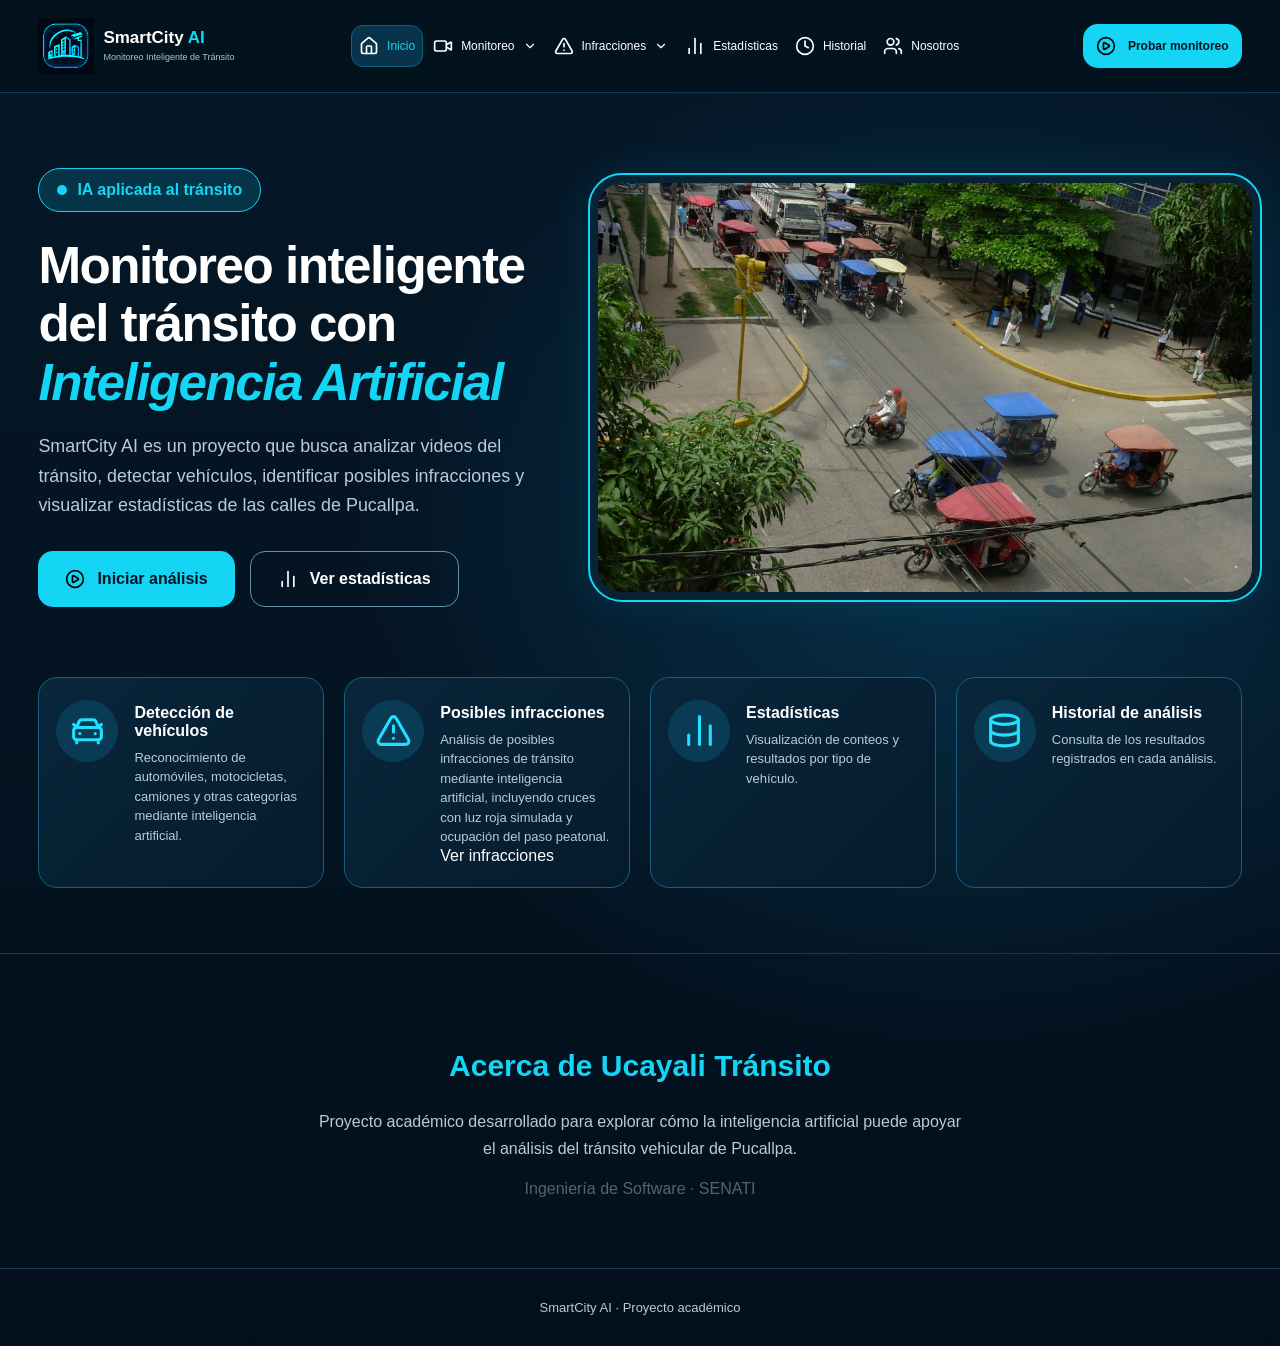
<file: smartcity-ai/frontend/index.html>
<!DOCTYPE html>
<html lang="es">

<head>
    <meta charset="UTF-8">
    <meta name="viewport" content="width=device-width, initial-scale=1.0">

    <title>SmartCity AI | Inicio</title>

    <link rel="icon" href="assets/favicon.ico">

    <!-- ESTILOS GENERALES -->
    <link rel="stylesheet" href="css/styles.css?v=7">
</head>

<body>

    <!-- ==========================================
         ENCABEZADO PRINCIPAL
    ========================================== -->

    <header class="cabecera">

        <div class="contenedor barra">

            <!-- LOGO -->

            <a href="index.html" class="marca">

                <img
                    src="assets/logo.svg"
                    alt="SmartCity AI"
                >

                <div class="marca-texto">

                    <strong>
                        SmartCity <span>AI</span>
                    </strong>

                    <small>
                        Monitoreo Inteligente de Tránsito
                    </small>

                </div>

            </a>

            <!-- MENÚ MÓVIL -->

            <button
                class="menu-movil"
                id="menuMovil"
                aria-label="Abrir menú"
                aria-expanded="false"
                type="button"
            >
                ☰
            </button>

            <!-- ==========================================
                 MENÚ DE NAVEGACIÓN
            ========================================== -->

            <nav
                class="navegacion"
                id="navegacion"
                aria-label="Navegación principal"
            >

                <!-- INICIO -->

                <a
                    href="index.html"
                    class="activo"
                    aria-current="page"
                >
                    <img
                        src="assets/iconos/casa.svg"
                        alt=""
                    >
                    Inicio
                </a>

                <!-- MONITOREO -->

                <div class="desplegable">

                    <button
                        class="boton-menu"
                        type="button"
                    >

                        <img
                            src="assets/iconos/video.svg"
                            alt=""
                        >

                        Monitoreo

                        <img
                            class="flecha"
                            src="assets/iconos/chevron-down.svg"
                            alt=""
                        >

                    </button>

                    <div class="submenu">

                        <a href="analizar-imagen.html">
                            Analizar imagen
                        </a>

                        <a href="analizar-video.html">
                            Analizar video
                        </a>

                        <a href="camara-en-vivo.html">
                            Cámara en vivo
                        </a>

                    </div>

                </div>

                <!-- ======================================
                     INFRACCIONES - MENÚ CORREGIDO
                ====================================== -->

                <div class="desplegable">

                    <button
                        class="boton-menu"
                        type="button"
                    >

                        <img
                            src="assets/iconos/alerta.svg"
                            alt=""
                        >

                        Infracciones

                        <img
                            class="flecha"
                            src="assets/iconos/chevron-down.svg"
                            alt=""
                        >

                    </button>

                    <div class="submenu">

                        <a href="infracciones.html">
                            Detección de infracciones
                        </a>

                        <a href="infracciones.html#tipos">
                            Tipos de infracciones
                        </a>

                    </div>

                </div>

                <!-- ESTADÍSTICAS -->

                <a href="estadisticas.html">

                    <img
                        src="assets/iconos/grafico_columna.svg"
                        alt=""
                    >

                    Estadísticas

                </a>

                <!-- HISTORIAL -->

                <a href="historial.html">

                    <img
                        src="assets/iconos/relog.svg"
                        alt=""
                    >

                    Historial

                </a>

                <!-- NOSOTROS -->

                <a href="index.html#nosotros">

                    <img
                        src="assets/iconos/usuario.svg"
                        alt=""
                    >

                    Nosotros

                </a>

            </nav>

            <!-- BOTÓN SUPERIOR -->

            <a
                href="analizar-video.html"
                class="boton boton-celeste boton-superior"
            >

                <img
                    src="assets/iconos/play.svg"
                    alt=""
                >

                Probar monitoreo

            </a>

        </div>

    </header>

    <!-- ==========================================
         CONTENIDO PRINCIPAL
    ========================================== -->

    <main>

        <!-- ======================================
             PORTADA
        ====================================== -->

        <section
            class="portada"
            id="inicio"
        >

            <div class="contenedor portada-contenido">

                <!-- INFORMACIÓN PRINCIPAL -->

                <div class="portada-texto">

                    <div class="etiqueta">

                        <span class="punto"></span>

                        IA aplicada al tránsito

                    </div>

                    <h1>

                        Monitoreo inteligente del tránsito
                        con <span>Inteligencia Artificial</span>

                    </h1>

                    <p>

                        SmartCity AI es un proyecto que busca
                        analizar videos del tránsito,
                        detectar vehículos, identificar
                        posibles infracciones y visualizar
                        estadísticas de las calles de Pucallpa.

                    </p>

                    <!-- BOTONES -->

                    <div class="acciones">

                        <a
                            href="analizar-video.html"
                            class="boton boton-celeste"
                        >

                            <img
                                src="assets/iconos/play.svg"
                                alt=""
                            >

                            Iniciar análisis

                        </a>

                        <a
                            href="estadisticas.html"
                            class="boton boton-borde"
                        >

                            <img
                                src="assets/iconos/grafico_columna.svg"
                                alt=""
                            >

                            Ver estadísticas

                        </a>

                    </div>

                </div>

                <!-- IMAGEN PRINCIPAL -->

                <div class="portada-imagen">

                    <img
                        src="assets/img/portada.webp"
                        alt="Fotografía del tránsito de Pucallpa"
                    >

                </div>

            </div>

        </section>

        <!-- ======================================
             FUNCIONES DEL SISTEMA
        ====================================== -->

        <section
            class="funciones"
            id="funciones"
        >

            <div class="contenedor tarjetas">

                <!-- DETECCIÓN DE VEHÍCULOS -->

                <article class="tarjeta">

                    <div class="tarjeta-icono">

                        <img
                            src="assets/iconos/carro.svg"
                            alt=""
                        >

                    </div>

                    <div>

                        <h3>
                            Detección de vehículos
                        </h3>

                        <p>
                            Reconocimiento de automóviles,
                            motocicletas, camiones y otras
                            categorías mediante inteligencia
                            artificial.
                        </p>

                    </div>

                </article>

                <!-- INFRACCIONES -->

                <article class="tarjeta">

                    <div class="tarjeta-icono">

                        <img
                            src="assets/iconos/alerta.svg"
                            alt=""
                        >

                    </div>

                    <div>

                        <h3>
                            Posibles infracciones
                        </h3>

                        <p>
                            Análisis de posibles infracciones
                            de tránsito mediante inteligencia
                            artificial, incluyendo cruces con
                            luz roja simulada y ocupación
                            del paso peatonal.
                        </p>

                        <a
                            href="infracciones.html"
                            aria-label="Abrir detección de infracciones"
                        >
                            Ver infracciones
                        </a>

                    </div>

                </article>

                <!-- ESTADÍSTICAS -->

                <article class="tarjeta">

                    <div class="tarjeta-icono">

                        <img
                            src="assets/iconos/grafico_columna.svg"
                            alt=""
                        >

                    </div>

                    <div>

                        <h3>
                            Estadísticas
                        </h3>

                        <p>
                            Visualización de conteos y
                            resultados por tipo de vehículo.
                        </p>

                    </div>

                </article>

                <!-- HISTORIAL -->

                <article class="tarjeta">

                    <div class="tarjeta-icono">

                        <img
                            src="assets/iconos/database.svg"
                            alt=""
                        >

                    </div>

                    <div>

                        <h3>
                            Historial de análisis
                        </h3>

                        <p>
                            Consulta de los resultados
                            registrados en cada análisis.
                        </p>

                    </div>

                </article>

            </div>

        </section>

        <!-- ======================================
             INFORMACIÓN DEL PROYECTO
        ====================================== -->

        <section
            class="nosotros"
            id="nosotros"
        >

            <div class="contenedor">

                <h2>
                    Acerca de Ucayali Tránsito
                </h2>

                <p>
                    Proyecto académico desarrollado para
                    explorar cómo la inteligencia artificial
                    puede apoyar el análisis del tránsito
                    vehicular de Pucallpa.
                </p>

                <span>
                    Ingeniería de Software · SENATI
                </span>

            </div>

        </section>

    </main>

    <!-- ==========================================
         PIE DE PÁGINA
    ========================================== -->

    <footer class="pie">

        <div class="contenedor">

            <p>
                SmartCity AI · Proyecto académico
            </p>

        </div>

    </footer>

    <!-- JAVASCRIPT DEL MENÚ -->

    <script src="js/app.js"></script>

</body>
</html>
</file>
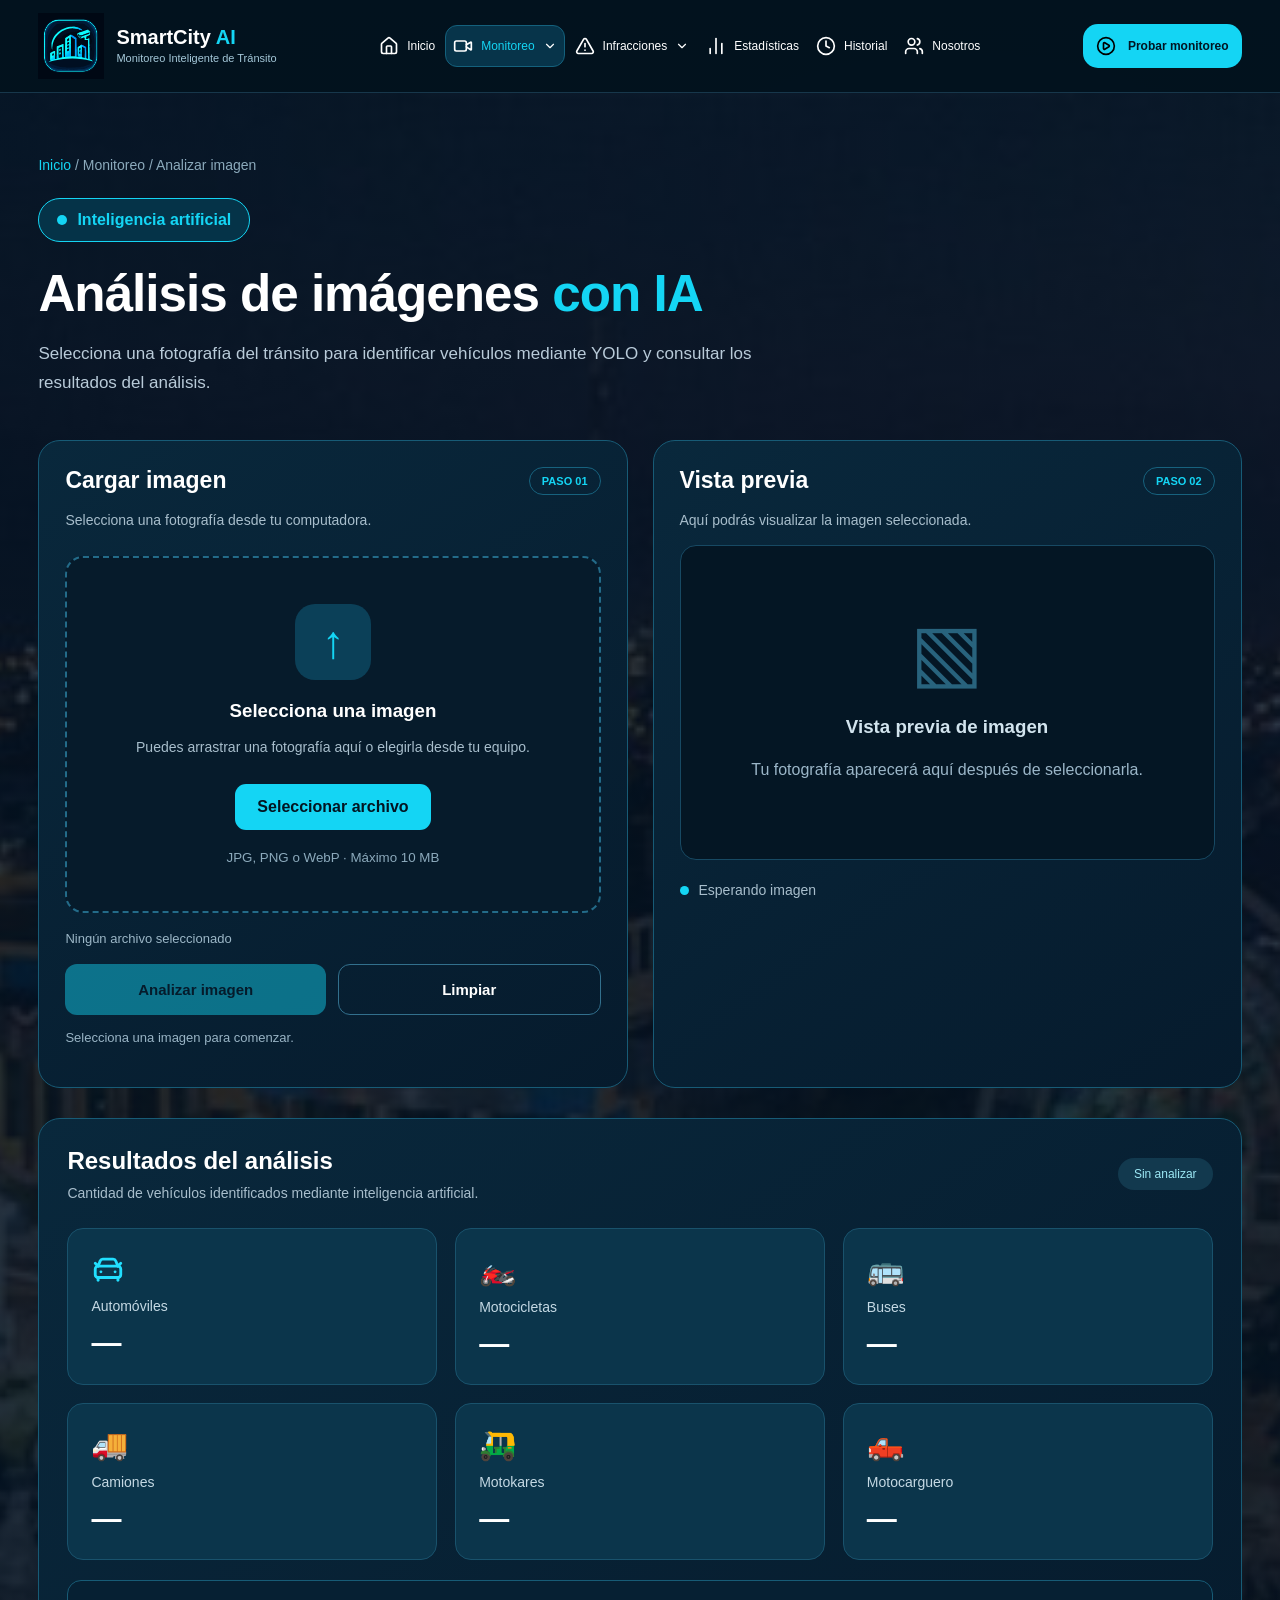
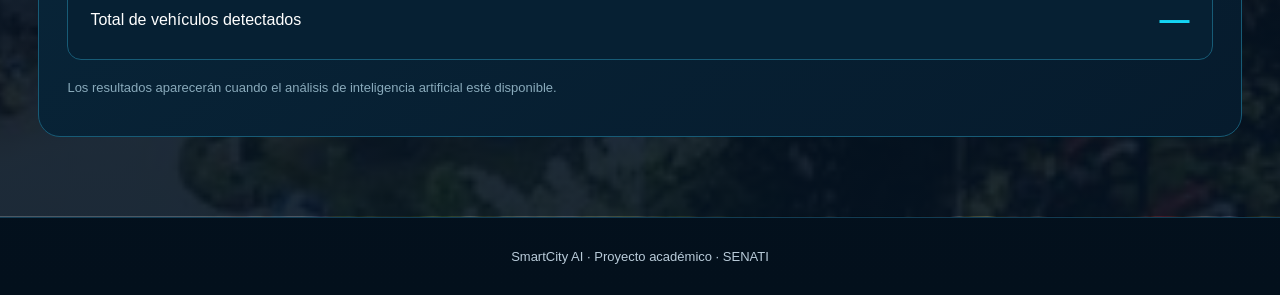
<file: smartcity-ai/frontend/analizar-imagen.html>
<!DOCTYPE html>
<html lang="es">
<head>
    <meta charset="UTF-8">
    <meta name="viewport" content="width=device-width, initial-scale=1.0">

    <title>SmartCity AI | Analizar imagen</title>
    <link rel="icon" href="assets/favicon.ico">

    <!-- ESTILOS GENERALES -->
    <link rel="stylesheet" href="css/styles.css?v=8">

    <!-- ESTILOS DE ANÁLISIS DE IMÁGENES -->
    <link rel="stylesheet" href="css/analizar-imagen.css">

    <!-- CORRECCIÓN DEL ENCABEZADO -->
    <style>
        .cabecera .barra > a.marca {
            display: inline-flex !important;
            flex-direction: row !important;
            align-items: center !important;
            justify-content: flex-start !important;
            gap: 12px !important;
            width: max-content !important;
            flex-shrink: 0 !important;
            white-space: nowrap;
            text-decoration: none;
        }

        .cabecera .barra > a.marca > img {
            display: block !important;
            width: 66px !important;
            height: 66px !important;
            max-width: 66px !important;
            max-height: 66px !important;
            flex: 0 0 66px !important;
            object-fit: contain;
            margin: 0 !important;
        }

        .cabecera .barra > a.marca > .marca-texto {
            display: flex !important;
            flex-direction: column !important;
            align-items: flex-start !important;
            justify-content: center !important;
            gap: 4px !important;
            white-space: nowrap;
        }

        .cabecera .marca-texto strong {
            font-size: 20px;
            font-weight: 800;
            line-height: 1.1;
            color: #ffffff;
        }

        .cabecera .marca-texto strong span {
            color: #14d5f4;
        }

        .cabecera .marca-texto small {
            font-size: 11px;
            color: #a5c8d9;
            font-weight: 400;
        }

        @media (max-width: 650px) {
            .cabecera .barra > a.marca > img {
                width: 52px !important;
                height: 52px !important;
                max-width: 52px !important;
                max-height: 52px !important;
                flex-basis: 52px !important;
            }

            .cabecera .marca-texto strong {
                font-size: 16px;
            }

            .cabecera .marca-texto small {
                display: none;
            }
        }
    </style>
</head>

<body>

    <!-- ====================================
         MENÚ PRINCIPAL
         ==================================== -->

    <header class="cabecera">
        <div class="contenedor barra">

            <!-- LOGO Y NOMBRE -->
            <a href="index.html" class="marca">

                <img
                    src="assets/logo.svg"
                    alt="SmartCity AI"
                >

                <div class="marca-texto">
                    <strong>
                        SmartCity <span>AI</span>
                    </strong>

                    <small>
                        Monitoreo Inteligente de Tránsito
                    </small>
                </div>

            </a>

            <!-- MENÚ MÓVIL -->
            <button
                class="menu-movil"
                id="menuMovil"
                aria-label="Abrir menú"
                aria-expanded="false"
                type="button"
            >
                ☰
            </button>

            <!-- NAVEGACIÓN -->
            <nav class="navegacion" id="navegacion">

                <!-- INICIO -->
                <a href="index.html">
                    <img src="assets/iconos/casa.svg" alt="">
                    Inicio
                </a>

                <!-- MONITOREO -->
                <div class="desplegable">

                    <button class="boton-menu activo" type="button">
                        <img src="assets/iconos/video.svg" alt="">
                        Monitoreo

                        <img
                            class="flecha"
                            src="assets/iconos/chevron-down.svg"
                            alt=""
                        >
                    </button>

                    <div class="submenu">

                        <a href="analizar-imagen.html">
                            Analizar imagen
                        </a>

                        <a href="analizar-video.html">
                            Analizar video
                        </a>

                        <a href="camara-en-vivo.html">
                            Cámara en vivo
                        </a>

                    </div>

                </div>

                <!-- INFRACCIONES -->
                <div class="desplegable">

                    <button class="boton-menu" type="button">
                        <img src="assets/iconos/alerta.svg" alt="">
                        Infracciones

                        <img
                            class="flecha"
                            src="assets/iconos/chevron-down.svg"
                            alt=""
                        >
                    </button>

                    <div class="submenu">
                        <a href="infracciones.html">Detección de infracciones</a>
                    </div>

                </div>

                <!-- ESTADÍSTICAS -->
                <a href="estadisticas.html">
                    <img
                        src="assets/iconos/grafico_columna.svg"
                        alt=""
                    >
                    Estadísticas
                </a>

                <!-- HISTORIAL -->
                <a href="historial.html">
                    <img src="assets/iconos/relog.svg" alt="">
                    Historial
                </a>

                <!-- NOSOTROS -->
                <a href="index.html#nosotros">
                    <img src="assets/iconos/usuario.svg" alt="">
                    Nosotros
                </a>

            </nav>

            <!-- BOTÓN PRINCIPAL -->
            <a
                class="boton boton-celeste boton-superior"
                href="analizar-imagen.html"
            >
                <img src="assets/iconos/play.svg" alt="">
                Probar monitoreo
            </a>

        </div>
    </header>


    <!-- ====================================
         CONTENIDO PRINCIPAL
         ==================================== -->

    <main class="pagina-analisis">

        <div class="contenedor">

            <!-- ENCABEZADO -->
            <section class="encabezado-analisis">

                <p class="ruta">
                    <a href="index.html">Inicio</a>
                    / Monitoreo / Analizar imagen
                </p>

                <div class="etiqueta">
                    <span class="punto"></span>
                    Inteligencia artificial
                </div>

                <h1>
                    Análisis de imágenes
                    <span>con IA</span>
                </h1>

                <p class="descripcion">
                    Selecciona una fotografía del tránsito para
                    identificar vehículos mediante YOLO y consultar
                    los resultados del análisis.
                </p>

            </section>


            <!-- ====================================
                 ÁREA PRINCIPAL
                 ==================================== -->

            <section class="area-analisis">

                <!-- SUBIR IMAGEN -->
                <div class="tarjeta-analisis">

                    <div class="titulo-tarjeta">
                        <h2>Cargar imagen</h2>
                        <span class="etiqueta-paso">PASO 01</span>
                    </div>

                    <p class="texto-secundario">
                        Selecciona una fotografía desde tu computadora.
                    </p>

                    <div class="zona-carga" id="zonaCarga">

                        <div class="icono-carga">↑</div>

                        <h3>Selecciona una imagen</h3>

                        <p>
                            Puedes arrastrar una fotografía aquí
                            o elegirla desde tu equipo.
                        </p>

                        <label
                            class="seleccionar-archivo"
                            for="archivoImagen"
                        >
                            Seleccionar archivo
                        </label>

                        <input
                            type="file"
                            id="archivoImagen"
                            accept=".jpg,.jpeg,.png,.webp,image/jpeg,image/png,image/webp"
                            hidden
                        >

                        <small>
                            JPG, PNG o WebP · Máximo 10 MB
                        </small>

                    </div>

                    <p class="nombre-archivo" id="nombreArchivo">
                        Ningún archivo seleccionado
                    </p>

                    <div class="acciones-analisis">

                        <button
                            id="botonAnalizar"
                            class="accion-principal"
                            disabled
                        >
                            Analizar imagen
                        </button>

                        <button
                            id="botonLimpiar"
                            class="accion-secundaria"
                        >
                            Limpiar
                        </button>

                    </div>

                    <p
                        class="aviso"
                        id="aviso"
                        role="status"
                        aria-live="polite"
                    >
                        Selecciona una imagen para comenzar.
                    </p>

                </div>


                <!-- ====================================
                     VISTA PREVIA
                     ==================================== -->

                <div class="tarjeta-analisis">

                    <div class="titulo-tarjeta">
                        <h2>Vista previa</h2>
                        <span class="etiqueta-paso">PASO 02</span>
                    </div>

                    <p class="texto-secundario">
                        Aquí podrás visualizar la imagen seleccionada.
                    </p>

                    <div class="contenedor-vista">

                        <div class="vista-vacia" id="vistaVacia">

                            <div class="simbolo-imagen">▧</div>

                            <h3>Vista previa de imagen</h3>

                            <p>
                                Tu fotografía aparecerá aquí
                                después de seleccionarla.
                            </p>

                        </div>

                        <img
                            id="imagenVista"
                            alt="Imagen seleccionada"
                            hidden
                        >

                    </div>

                    <div class="estado-imagen">
                        <span class="estado-punto"></span>

                        <span id="estadoAnalisis">
                            Esperando imagen
                        </span>
                    </div>

                    <a
                        id="descargarResultado"
                        class="accion-secundaria enlace-descarga"
                        download="resultado-smartcity.jpg"
                        hidden
                    >
                        Descargar imagen analizada
                    </a>

                </div>

            </section>


            <!-- ====================================
                 RESULTADOS
                 ==================================== -->

            <section class="seccion-resultados">

                <div class="resultados-encabezado">

                    <div>
                        <h2>Resultados del análisis</h2>

                        <p>
                            Cantidad de vehículos identificados
                            mediante inteligencia artificial.
                        </p>
                    </div>

                    <span
                        class="estado-pendiente"
                        id="etiquetaResultado"
                    >
                        Sin analizar
                    </span>

                </div>


                <!-- TARJETAS DE RESULTADOS -->
                <div class="resumen-resultados">

                    <!-- AUTOMÓVILES -->
                    <div class="resultado">
                        <img src="assets/iconos/carro.svg" alt="">
                        <span>Automóviles</span>
                        <strong id="totalAutos">—</strong>
                    </div>

                    <!-- MOTOCICLETAS -->
                    <div class="resultado">
                        <span class="icono-emoji">🏍️</span>
                        <span>Motocicletas</span>
                        <strong id="totalMotos">—</strong>
                    </div>

                    <!-- BUSES -->
                    <div class="resultado">
                        <span class="icono-emoji">🚌</span>
                        <span>Buses</span>
                        <strong id="totalBuses">—</strong>
                    </div>

                    <!-- CAMIONES -->
                    <div class="resultado">
                        <span class="icono-emoji">🚚</span>
                        <span>Camiones</span>
                        <strong id="totalCamiones">—</strong>
                    </div>

                    <!-- MOTOKARES -->
                    <div class="resultado">
                        <span class="icono-emoji">🛺</span>
                        <span>Motokares</span>
                        <strong id="totalMotokares">—</strong>
                    </div>

                    <!-- MOTOCARGUEROS -->
                    <div class="resultado">
                        <span class="icono-emoji">🛻</span>
                        <span>Motocarguero</span>
                        <strong id="totalMotocargueros">—</strong>
                    </div>

                </div>


                <!-- TOTAL GENERAL -->
                <div class="total-general">
                    <span>Total de vehículos detectados</span>
                    <strong id="totalVehiculos">—</strong>
                </div>

                <p class="nota-resultados">
                    Los resultados aparecerán cuando el análisis
                    de inteligencia artificial esté disponible.
                </p>

            </section>

        </div>

    </main>


    <!-- ====================================
         PIE DE PÁGINA
         ==================================== -->

    <footer class="pie">
        <div class="contenedor">
            <p>
                SmartCity AI · Proyecto académico · SENATI
            </p>
        </div>
    </footer>


    <!-- JAVASCRIPT ORIGINAL -->
    <script src="js/app.js"></script>
    <script src="js/analizar-imagen.js"></script>

</body>
</html>
</file>
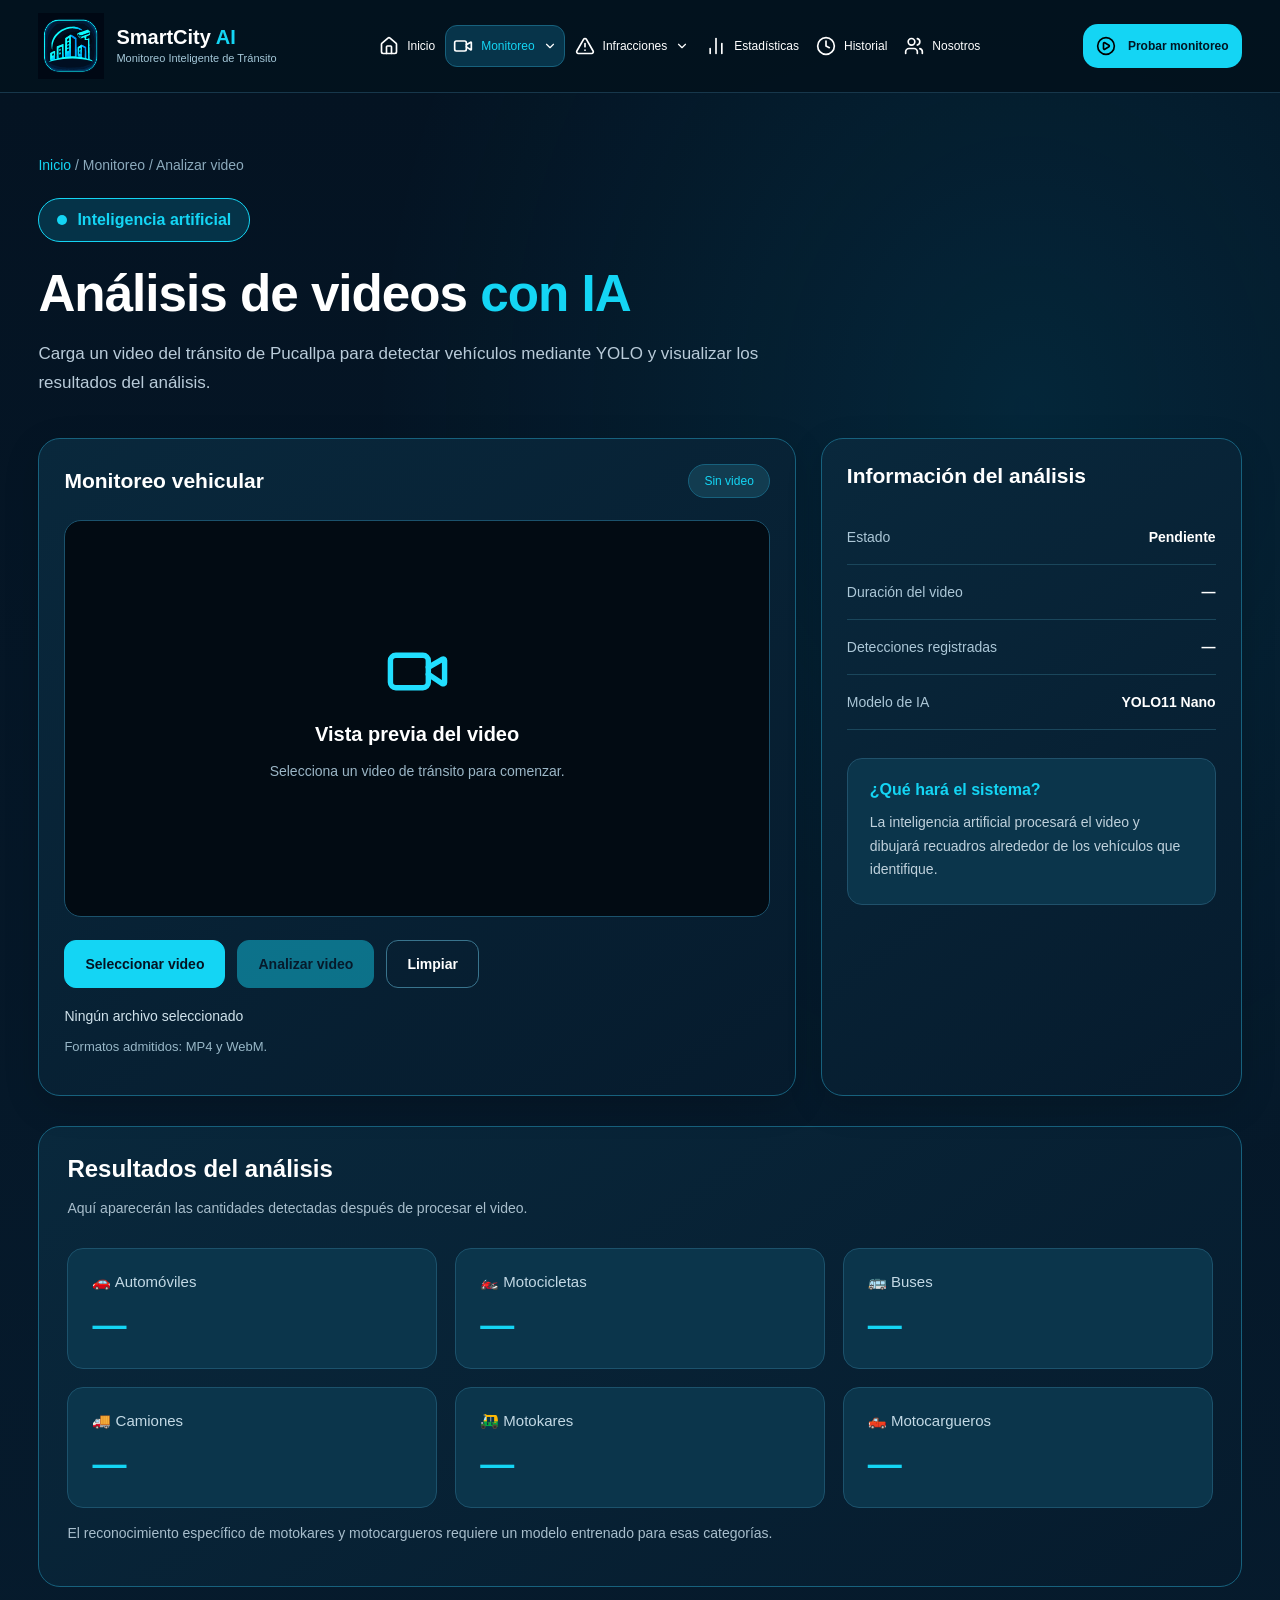
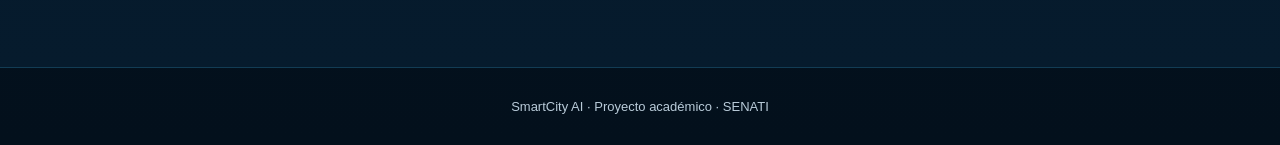
<file: smartcity-ai/frontend/analizar-video.html>
<!DOCTYPE html>
<html lang="es">
<head>
    <meta charset="UTF-8">
    <meta name="viewport" content="width=device-width, initial-scale=1.0">

    <title>SmartCity AI | Analizar video</title>
    <link rel="icon" href="assets/favicon.ico">

    <!-- ESTILOS -->
    <link rel="stylesheet" href="css/styles.css?v=8">
    <link rel="stylesheet" href="css/analizar-video.css">

    <!-- CORRECCIÓN DEL LOGO Y NOMBRE -->
    <style>
        .cabecera .barra > a.marca {
            display: inline-flex !important;
            flex-direction: row !important;
            align-items: center !important;
            justify-content: flex-start !important;
            gap: 12px !important;
            width: max-content !important;
            flex-shrink: 0 !important;
            white-space: nowrap;
            text-decoration: none;
        }

        .cabecera .barra > a.marca > img {
            display: block !important;
            width: 66px !important;
            height: 66px !important;
            max-width: 66px !important;
            max-height: 66px !important;
            flex: 0 0 66px !important;
            object-fit: contain;
            margin: 0 !important;
        }

        .cabecera .barra > a.marca > .marca-texto {
            display: flex !important;
            flex-direction: column !important;
            align-items: flex-start !important;
            justify-content: center !important;
            gap: 4px !important;
            white-space: nowrap;
        }

        .cabecera .marca-texto strong {
            font-size: 20px;
            font-weight: 800;
            line-height: 1.1;
            color: #ffffff;
        }

        .cabecera .marca-texto strong span {
            color: #14d5f4;
        }

        .cabecera .marca-texto small {
            font-size: 11px;
            color: #a5c8d9;
            font-weight: 400;
        }

        @media (max-width: 650px) {
            .cabecera .barra > a.marca > img {
                width: 52px !important;
                height: 52px !important;
                max-width: 52px !important;
                max-height: 52px !important;
                flex-basis: 52px !important;
            }

            .cabecera .marca-texto strong {
                font-size: 16px;
            }

            .cabecera .marca-texto small {
                display: none;
            }
        }
    </style>
</head>

<body>

    <!-- ====================================
         MENÚ PRINCIPAL
         ==================================== -->

    <header class="cabecera">
        <div class="contenedor barra">

            <!-- LOGO Y NOMBRE -->
            <a href="index.html" class="marca">

                <img
                    src="assets/logo.svg"
                    alt="SmartCity AI"
                >

                <div class="marca-texto">
                    <strong>
                        SmartCity <span>AI</span>
                    </strong>

                    <small>
                        Monitoreo Inteligente de Tránsito
                    </small>
                </div>

            </a>

            <!-- MENÚ MÓVIL -->
            <button
                class="menu-movil"
                id="menuMovil"
                aria-label="Abrir menú"
                aria-expanded="false"
                type="button"
            >
                ☰
            </button>

            <!-- NAVEGACIÓN -->
            <nav class="navegacion" id="navegacion">

                <!-- INICIO -->
                <a href="index.html">
                    <img src="assets/iconos/casa.svg" alt="">
                    Inicio
                </a>

                <!-- MONITOREO -->
                <div class="desplegable">

                    <button class="boton-menu activo" type="button">
                        <img src="assets/iconos/video.svg" alt="">
                        Monitoreo

                        <img
                            class="flecha"
                            src="assets/iconos/chevron-down.svg"
                            alt=""
                        >
                    </button>

                    <div class="submenu">

                        <a href="analizar-imagen.html">
                            Analizar imagen
                        </a>

                        <a href="analizar-video.html">
                            Analizar video
                        </a>

                        <a href="camara-en-vivo.html">
                            Cámara en vivo
                        </a>

                    </div>
                </div>

                <!-- INFRACCIONES -->
                <div class="desplegable">

                    <button class="boton-menu" type="button">
                        <img src="assets/iconos/alerta.svg" alt="">
                        Infracciones

                        <img
                            class="flecha"
                            src="assets/iconos/chevron-down.svg"
                            alt=""
                        >
                    </button>

                    <div class="submenu">
                        <a href="infracciones.html">Detección de infracciones</a>
                    </div>

                </div>

                <!-- ESTADÍSTICAS -->
                <a href="estadisticas.html">
                    <img
                        src="assets/iconos/grafico_columna.svg"
                        alt=""
                    >
                    Estadísticas
                </a>

                <!-- HISTORIAL -->
                <a href="historial.html">
                    <img src="assets/iconos/relog.svg" alt="">
                    Historial
                </a>

                <!-- NOSOTROS -->
                <a href="index.html#nosotros">
                    <img src="assets/iconos/usuario.svg" alt="">
                    Nosotros
                </a>

            </nav>

            <!-- BOTÓN PRINCIPAL -->
            <a
                href="analizar-video.html"
                class="boton boton-celeste boton-superior"
            >
                <img src="assets/iconos/play.svg" alt="">
                Probar monitoreo
            </a>

        </div>
    </header>


    <!-- ====================================
         CONTENIDO PRINCIPAL
         ==================================== -->

    <main class="pagina-video">

        <div class="contenedor">

            <!-- ENCABEZADO -->
            <section class="encabezado-video">

                <p class="ruta">
                    <a href="index.html">Inicio</a>
                    / Monitoreo / Analizar video
                </p>

                <div class="etiqueta">
                    <span class="punto"></span>
                    Inteligencia artificial
                </div>

                <h1>
                    Análisis de videos
                    <span>con IA</span>
                </h1>

                <p class="descripcion">
                    Carga un video del tránsito de Pucallpa
                    para detectar vehículos mediante YOLO
                    y visualizar los resultados del análisis.
                </p>

            </section>


            <!-- ====================================
                 ÁREA DE ANÁLISIS
                 ==================================== -->

            <section class="area-video">

                <!-- REPRODUCTOR -->
                <div class="tarjeta-video">

                    <div class="cabecera-tarjeta">
                        <h2>Monitoreo vehicular</h2>

                        <span
                            class="etiqueta-estado"
                            id="estadoVideo"
                        >
                            Sin video
                        </span>
                    </div>

                    <div class="contenedor-reproductor">

                        <div class="video-vacio" id="videoVacio">

                            <img src="assets/iconos/video.svg" alt="">

                            <h3>Vista previa del video</h3>

                            <p>
                                Selecciona un video de tránsito
                                para comenzar.
                            </p>

                        </div>

                        <video
                            id="reproductorVideo"
                            controls
                            playsinline
                            hidden
                        ></video>

                    </div>

                    <!-- CONTROLES -->
                    <div class="controles-video">

                        <label
                            for="archivoVideo"
                            class="boton-video-principal"
                        >
                            Seleccionar video
                        </label>

                        <input
                            type="file"
                            id="archivoVideo"
                            accept=".mp4,.webm,video/mp4,video/webm"
                            hidden
                        >

                        <button
                            id="botonAnalizarVideo"
                            class="boton-video-principal"
                            disabled
                        >
                            Analizar video
                        </button>

                        <button
                            id="botonLimpiarVideo"
                            class="boton-video-secundario"
                        >
                            Limpiar
                        </button>

                    </div>

                    <p class="nombre-video" id="nombreVideo">
                        Ningún archivo seleccionado
                    </p>

                    <p
                        class="mensaje-video"
                        id="mensajeVideo"
                        role="status"
                        aria-live="polite"
                    >
                        Formatos admitidos: MP4 y WebM.
                    </p>

                </div>


                <!-- ====================================
                     INFORMACIÓN DEL ANÁLISIS
                     ==================================== -->

                <aside class="tarjeta-video informacion-video">

                    <div class="cabecera-tarjeta">
                        <h2>Información del análisis</h2>
                    </div>

                    <div class="dato-video">
                        <span>Estado</span>
                        <strong id="estadoProceso">Pendiente</strong>
                    </div>

                    <div class="dato-video">
                        <span>Duración del video</span>
                        <strong id="duracionVideo">—</strong>
                    </div>

                    <div class="dato-video">
                        <span>Detecciones registradas</span>
                        <strong id="totalVideo">—</strong>
                    </div>

                    <div class="dato-video">
                        <span>Modelo de IA</span>
                        <strong>YOLO11 Nano</strong>
                    </div>

                    <div class="informacion-adicional">

                        <h3>¿Qué hará el sistema?</h3>

                        <p>
                            La inteligencia artificial procesará
                            el video y dibujará recuadros alrededor
                            de los vehículos que identifique.
                        </p>

                    </div>

                </aside>

            </section>


            <!-- ====================================
                 RESULTADOS
                 ==================================== -->

            <section class="resultados-video">

                <h2>Resultados del análisis</h2>

                <p>
                    Aquí aparecerán las cantidades detectadas
                    después de procesar el video.
                </p>

                <div class="tarjetas-resultados-video">

                    <!-- AUTOMÓVILES -->
                    <div class="resultado-video">
                        <span>🚗 Automóviles</span>
                        <strong id="videoAutos">—</strong>
                    </div>

                    <!-- MOTOCICLETAS -->
                    <div class="resultado-video">
                        <span>🏍️ Motocicletas</span>
                        <strong id="videoMotos">—</strong>
                    </div>

                    <!-- BUSES -->
                    <div class="resultado-video">
                        <span>🚌 Buses</span>
                        <strong id="videoBuses">—</strong>
                    </div>

                    <!-- CAMIONES -->
                    <div class="resultado-video">
                        <span>🚚 Camiones</span>
                        <strong id="videoCamiones">—</strong>
                    </div>

                    <!-- MOTOKARES -->
                    <div class="resultado-video">
                        <span>🛺 Motokares</span>
                        <strong id="videoMotokares">—</strong>
                    </div>

                    <!-- MOTOCARGUEROS -->
                    <div class="resultado-video">
                        <span>🛻 Motocargueros</span>
                        <strong id="videoMotocargueros">—</strong>
                    </div>

                </div>

                <p class="mensaje-video">
                    El reconocimiento específico de motokares
                    y motocargueros requiere un modelo entrenado
                    para esas categorías.
                </p>

                <!-- DESCARGAR VIDEO ANALIZADO -->
                <a
                    id="descargarVideo"
                    class="boton-video-principal descargar-video"
                    download="smartcity-video-analizado.mp4"
                    hidden
                >
                    Descargar video analizado
                </a>

            </section>

        </div>

    </main>


    <!-- ====================================
         PIE DE PÁGINA
         ==================================== -->

    <footer class="pie">
        <div class="contenedor">
            <p>
                SmartCity AI · Proyecto académico · SENATI
            </p>
        </div>
    </footer>


    <!-- JAVASCRIPT ORIGINAL -->
    <script src="js/app.js"></script>
    <script src="js/analizar-video.js"></script>

</body>
</html>
</file>
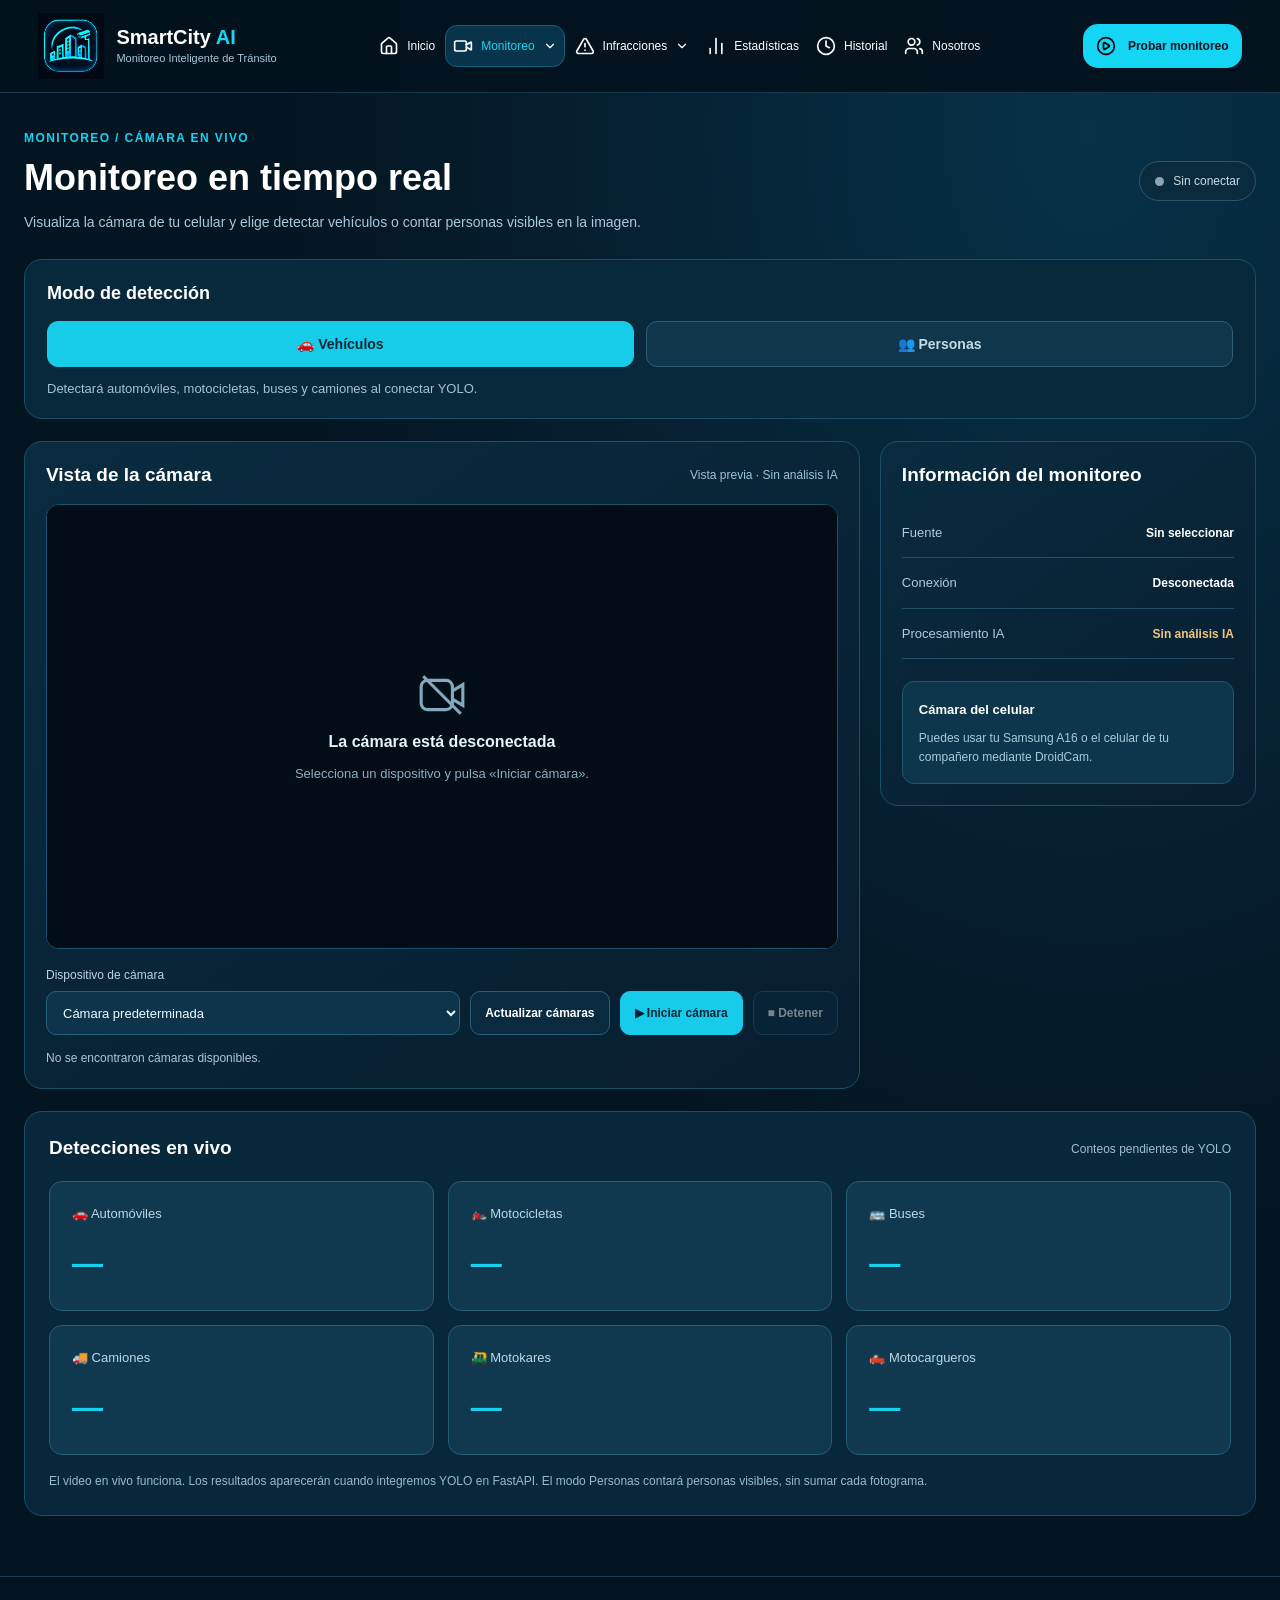
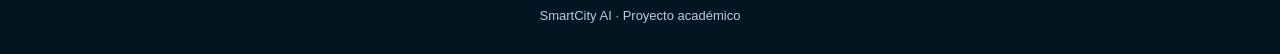
<file: smartcity-ai/frontend/camara-en-vivo.html>
<!DOCTYPE html>
<html lang="es">
<head>
    <meta charset="UTF-8">
    <meta name="viewport" content="width=device-width, initial-scale=1.0">

    <title>SmartCity AI | Cámara en vivo</title>

    <link rel="icon" href="assets/favicon.ico">
    <link rel="stylesheet" href="css/styles.css?v=9">
    <link rel="stylesheet" href="css/camara-en-vivo.css?v=2">

    <style>
        /* ==========================================
           ENCABEZADO IGUAL AL DE INICIO
           ========================================== */

        .cabecera .barra > a.marca {
            display: inline-flex !important;
            flex-direction: row !important;
            align-items: center !important;
            justify-content: flex-start !important;
            gap: 12px !important;
            width: max-content !important;
            flex-shrink: 0 !important;
            white-space: nowrap;
            text-decoration: none;
        }

        .cabecera .barra > a.marca > img {
            display: block !important;
            width: 66px !important;
            height: 66px !important;
            max-width: 66px !important;
            max-height: 66px !important;
            flex: 0 0 66px !important;
            object-fit: contain;
            margin: 0 !important;
        }

        .cabecera .barra > a.marca > .marca-texto {
            display: flex !important;
            flex-direction: column !important;
            align-items: flex-start !important;
            justify-content: center !important;
            gap: 4px !important;
            white-space: nowrap;
        }

        .cabecera .marca-texto strong {
            color: #ffffff;
            font-size: 20px;
            font-weight: 800;
            line-height: 1.1;
        }

        .cabecera .marca-texto strong span {
            color: #14d5f4;
        }

        .cabecera .marca-texto small {
            color: #a5c8d9;
            font-size: 11px;
            font-weight: 400;
        }

        @media (max-width: 650px) {
            .cabecera .barra > a.marca > img {
                width: 52px !important;
                height: 52px !important;
                max-width: 52px !important;
                max-height: 52px !important;
                flex-basis: 52px !important;
            }

            .cabecera .marca-texto strong {
                font-size: 16px;
            }

            .cabecera .marca-texto small {
                display: none;
            }
        }

        /* ==========================================
           OPCIONES PENDIENTES
           ========================================== */

        .submenu .submenu-pendiente {
            display: block;
            padding: 12px 16px;
            color: #a6bfcc;
            opacity: 0.75;
            cursor: not-allowed;
        }

        /* ==========================================
           SELECTOR DE MODOS
           ========================================== */

        .cam-modos {
            margin-bottom: 22px;
            padding: 20px;
            background: #09283b;
            border: 1px solid #19506b;
            border-radius: 16px;
        }

        .cam-modos h2 {
            color: white;
            margin: 0 0 14px;
            font-size: 18px;
        }

        .cam-modos-botones {
            display: grid;
            grid-template-columns: 1fr 1fr;
            gap: 10px;
        }

        .cam-modo-btn {
            font: inherit;
            font-weight: 700;
            cursor: pointer;
            padding: 13px;
            border-radius: 10px;
            border: 1px solid #2a5870;
            background: #0c3147;
            color: #c1d8e5;
        }

        .cam-modo-btn.seleccionado {
            background: #15cbed;
            color: #032838;
            border-color: #15cbed;
        }

        .cam-modos-descripcion {
            color: #a8c7d7;
            font-size: 12px;
            line-height: 1.5;
            margin: 12px 0 0;
        }

        .cam-grupo-vehiculos[hidden],
        .cam-grupo-personas[hidden] {
            display: none !important;
        }

        @media (max-width: 480px) {
            .cam-modos {
                padding: 14px;
            }

            .cam-modo-btn {
                padding: 11px 8px;
            }
        }
    </style>
</head>

<body class="pagina-camara">

    <!-- ==========================================
         MENÚ ORIGINAL DE SMARTCITY AI
         ========================================== -->

    <header class="cabecera">
        <div class="contenedor barra">

            <!-- LOGO Y NOMBRE -->
            <a href="index.html" class="marca">
                <img
                    src="assets/logo.svg"
                    alt="SmartCity AI"
                >

                <div class="marca-texto">
                    <strong>
                        SmartCity <span>AI</span>
                    </strong>

                    <small>
                        Monitoreo Inteligente de Tránsito
                    </small>
                </div>
            </a>

            <!-- MENÚ MÓVIL -->
            <button
                class="menu-movil"
                id="menuMovil"
                aria-label="Abrir menú"
                aria-expanded="false"
                type="button"
            >
                ☰
            </button>

            <!-- NAVEGACIÓN -->
            <nav class="navegacion" id="navegacion">

                <!-- INICIO -->
                <a href="index.html">
                    <img src="assets/iconos/casa.svg" alt="">
                    Inicio
                </a>

                <!-- MONITOREO -->
                <div class="desplegable">

                    <button
                        class="boton-menu activo"
                        type="button"
                    >
                        <img
                            src="assets/iconos/video.svg"
                            alt=""
                        >

                        Monitoreo

                        <img
                            class="flecha"
                            src="assets/iconos/chevron-down.svg"
                            alt=""
                        >
                    </button>

                    <div class="submenu">

                        <a href="analizar-imagen.html">
                            Analizar imagen
                        </a>

                        <a href="analizar-video.html">
                            Analizar video
                        </a>

                        <a href="camara-en-vivo.html">
                            Cámara en vivo
                        </a>

                    </div>
                </div>

                <!-- INFRACCIONES -->
                <div class="desplegable">

                    <button
                        class="boton-menu"
                        type="button"
                    >
                        <img
                            src="assets/iconos/alerta.svg"
                            alt=""
                        >

                        Infracciones

                        <img
                            class="flecha"
                            src="assets/iconos/chevron-down.svg"
                            alt=""
                        >
                    </button>
                    <div class="submenu">
    <a href="infracciones.html">
        Detección de infracciones
    </a>

    <a href="infracciones.html#tipos">
        Tipos de infracciones
    </a>
</div>

                </div>

                <!-- ESTADÍSTICAS -->
                <a href="estadisticas.html">
                    <img
                        src="assets/iconos/grafico_columna.svg"
                        alt=""
                    >
                    Estadísticas
                </a>

                <!-- HISTORIAL -->
                <a href="historial.html">
                    <img
                        src="assets/iconos/relog.svg"
                        alt=""
                    >
                    Historial
                </a>

                <!-- NOSOTROS -->
                <a href="index.html#nosotros">
                    <img
                        src="assets/iconos/usuario.svg"
                        alt=""
                    >
                    Nosotros
                </a>

            </nav>

            <!-- BOTÓN SUPERIOR -->
            <a
                class="boton boton-celeste boton-superior"
                href="analizar-video.html"
            >
                <img
                    src="assets/iconos/play.svg"
                    alt=""
                >
                Probar monitoreo
            </a>

        </div>
    </header>


    <!-- ==========================================
         CONTENIDO PRINCIPAL
         ========================================== -->

    <main class="cam-pagina">

        <div class="cam-encabezado">

            <div>
                <p class="cam-ruta">
                    MONITOREO / CÁMARA EN VIVO
                </p>

                <h1>Monitoreo en tiempo real</h1>

                <p class="cam-descripcion">
                    Visualiza la cámara de tu celular
                    y elige detectar vehículos o contar
                    personas visibles en la imagen.
                </p>
            </div>

            <span class="cam-estado" id="estado">
                <span class="punto"></span>
                Sin conectar
            </span>

        </div>


        <!-- ==========================================
             MODOS DE DETECCIÓN
             ========================================== -->

        <section
            class="cam-modos"
            aria-label="Modo de detección"
        >
            <h2>Modo de detección</h2>

            <div class="cam-modos-botones">

                <!-- VEHÍCULOS -->
                <button
                    id="modo-vehiculos"
                    class="cam-modo-btn seleccionado"
                    type="button"
                    aria-pressed="true"
                >
                    🚗 Vehículos
                </button>

                <!-- PERSONAS -->
                <button
                    id="modo-personas"
                    class="cam-modo-btn"
                    type="button"
                    aria-pressed="false"
                >
                    👥 Personas
                </button>

            </div>

            <p
                id="descripcion-modo"
                class="cam-modos-descripcion"
            >
                Detectará automóviles, motocicletas,
                buses y camiones al conectar YOLO.
            </p>

        </section>


        <!-- ==========================================
             PANELES DE MONITOREO
             ========================================== -->

        <div class="cam-distribucion">

            <!-- PANEL DE CÁMARA -->
            <section class="cam-panel">

                <div class="cam-panel-superior">

                    <h2>Vista de la cámara</h2>

                    <span class="cam-etiqueta">
                        Vista previa · YOLO pendiente
                    </span>

                </div>

                <!-- VIDEO DE LA CÁMARA -->
                <div class="cam-pantalla">

                    <video
                        id="camara"
                        autoplay
                        playsinline
                        muted
                    ></video>

                    <!-- CÁMARA DESCONECTADA -->
                    <div
                        class="cam-pantalla-vacia"
                        id="pantalla-vacia"
                    >

                        <svg
                            viewBox="0 0 24 24"
                            width="50"
                            height="50"
                            fill="none"
                            stroke="currentColor"
                            stroke-width="1.5"
                        >
                            <rect
                                x="2"
                                y="5"
                                width="15"
                                height="14"
                                rx="3"
                            ></rect>

                            <path d="m17 10 5-3v10l-5-3"></path>
                            <path d="M3 3 21 21"></path>
                        </svg>

                        <strong>
                            La cámara está desconectada
                        </strong>

                        <span>
                            Selecciona un dispositivo y
                            pulsa «Iniciar cámara».
                        </span>

                    </div>

                    <!-- INDICADOR EN DIRECTO -->
                    <div
                        class="cam-sello"
                        id="sello"
                        hidden
                    >
                        <span class="punto"></span>
                        EN DIRECTO
                    </div>

                </div>


                <!-- ====================================
                     CONTROLES DE CÁMARA
                     ==================================== -->

                <div class="cam-controles">

                    <!-- SELECCIÓN DEL DISPOSITIVO -->
                    <div class="cam-seleccion">

                        <label for="dispositivo">
                            Dispositivo de cámara
                        </label>

                        <select id="dispositivo">
                            <option value="">
                                Cámara predeterminada
                            </option>
                        </select>

                    </div>

                    <!-- ACTUALIZAR -->
                    <button
                        id="actualizar"
                        type="button"
                        class="cam-boton cam-secundario"
                    >
                        Actualizar cámaras
                    </button>

                    <!-- INICIAR -->
                    <button
                        id="iniciar"
                        type="button"
                        class="cam-boton cam-primario"
                    >
                        ▶ Iniciar cámara
                    </button>

                    <!-- DETENER -->
                    <button
                        id="detener"
                        type="button"
                        disabled
                        class="cam-boton cam-secundario"
                    >
                        ■ Detener
                    </button>

                </div>

                <p
                    class="cam-mensaje"
                    id="mensaje"
                >
                    Permite el acceso a la cámara
                    cuando Chrome lo solicite.
                </p>

            </section>


            <!-- ====================================
                 INFORMACIÓN DE MONITOREO
                 ==================================== -->

            <aside class="cam-panel cam-lateral">

                <h2>Información del monitoreo</h2>

                <div class="cam-dato">

                    <span>Fuente</span>

                    <strong id="fuente">
                        Sin seleccionar
                    </strong>

                </div>

                <div class="cam-dato">

                    <span>Conexión</span>

                    <strong id="conexion">
                        Desconectada
                    </strong>

                </div>

                <div class="cam-dato">

                    <span>Procesamiento IA</span>

                    <strong
                        id="estado-procesamiento"
                        class="cam-pendiente"
                    >
                        Pendiente de integrar
                    </strong>

                </div>

                <div class="cam-aviso">

                    <strong>Cámara del celular</strong>

                    <p>
                        Puedes usar tu Samsung A16
                        o el celular de tu compañero
                        mediante DroidCam.
                    </p>

                </div>

            </aside>

        </div>


        <!-- ==========================================
             RESULTADOS EN VIVO
             ========================================== -->

        <section class="cam-resultados">

            <div class="cam-resultados-titulo">

                <h2>Detecciones en vivo</h2>

                <span>
                    Conteos por imagen · YOLO pendiente
                </span>

            </div>

            <div class="cam-tarjetas">

                <!-- PERSONAS -->
                <article
                    class="cam-tarjeta cam-grupo-personas"
                    hidden
                >
                    <span>👥 Personas visibles</span>
                    <strong id="personas">—</strong>
                </article>

                <!-- AUTOMÓVILES -->
                <article class="cam-tarjeta cam-grupo-vehiculos">
                    <span>🚗 Automóviles</span>
                    <strong id="automoviles">—</strong>
                </article>

                <!-- MOTOCICLETAS -->
                <article class="cam-tarjeta cam-grupo-vehiculos">
                    <span>🏍️ Motocicletas</span>
                    <strong id="motocicletas">—</strong>
                </article>

                <!-- BUSES -->
                <article class="cam-tarjeta cam-grupo-vehiculos">
                    <span>🚌 Buses</span>
                    <strong id="buses">—</strong>
                </article>

                <!-- CAMIONES -->
                <article class="cam-tarjeta cam-grupo-vehiculos">
                    <span>🚚 Camiones</span>
                    <strong id="camiones">—</strong>
                </article>

                <!-- MOTOKARES -->
                <article class="cam-tarjeta cam-grupo-vehiculos">
                    <span>🛺 Motokares</span>
                    <strong>—</strong>
                </article>

                <!-- MOTOCARGUEROS -->
                <article class="cam-tarjeta cam-grupo-vehiculos">
                    <span>🛻 Motocargueros</span>
                    <strong>—</strong>
                </article>

            </div>

            <p class="cam-nota">
                El video en vivo funciona.
                Los resultados aparecerán cuando
                integremos YOLO en FastAPI.

                El modo Personas contará personas visibles,
                sin sumar cada fotograma.
            </p>

        </section>

    </main>


    <!-- ==========================================
         PIE DE PÁGINA
         ========================================== -->

    <footer class="pie">
        <div class="contenedor">
            <p>SmartCity AI · Proyecto académico</p>
        </div>
    </footer>


    <!-- ==========================================
         JAVASCRIPT ORIGINAL
         ========================================== -->

    <script src="js/app.js"></script>
    <script src="js/camara-en-vivo.js"></script>


    <!-- ==========================================
         CONTROL DE MODOS: VEHÍCULOS / PERSONAS
         ========================================== -->

    <script>
        (() => {

            const botones = {
                vehiculos: document.getElementById("modo-vehiculos"),
                personas: document.getElementById("modo-personas")
            };

            const descripcion =
                document.getElementById("descripcion-modo");

            const tarjetasVehiculos =
                document.querySelectorAll(".cam-grupo-vehiculos");

            const tarjetasPersonas =
                document.querySelectorAll(".cam-grupo-personas");

            function cambiarModo(modo) {

                const personas = modo === "personas";

                botones.vehiculos.classList.toggle(
                    "seleccionado", !personas
                );

                botones.personas.classList.toggle(
                    "seleccionado", personas
                );

                botones.vehiculos.setAttribute(
                    "aria-pressed",
                    String(!personas)
                );

                botones.personas.setAttribute(
                    "aria-pressed",
                    String(personas)
                );

                tarjetasVehiculos.forEach(tarjeta => {
                    tarjeta.hidden = personas;
                });

                tarjetasPersonas.forEach(tarjeta => {
                    tarjeta.hidden = !personas;
                });

                descripcion.textContent = personas
                    ? "Mostrará cuántas personas están visibles al conectar YOLO."
                    : "Detectará automóviles, motocicletas, buses y camiones al conectar YOLO.";

                // Guardar el modo seleccionado
                window.smartcityModoDeteccion = modo;

                window.dispatchEvent(
                    new CustomEvent("smartcity:cambio-modo", {
                        detail: { modo }
                    })
                );
            }

            botones.vehiculos.addEventListener(
                "click",
                () => cambiarModo("vehiculos")
            );

            botones.personas.addEventListener(
                "click",
                () => cambiarModo("personas")
            );

            cambiarModo("vehiculos");

        })();
    </script>

</body>
</html>
</file>
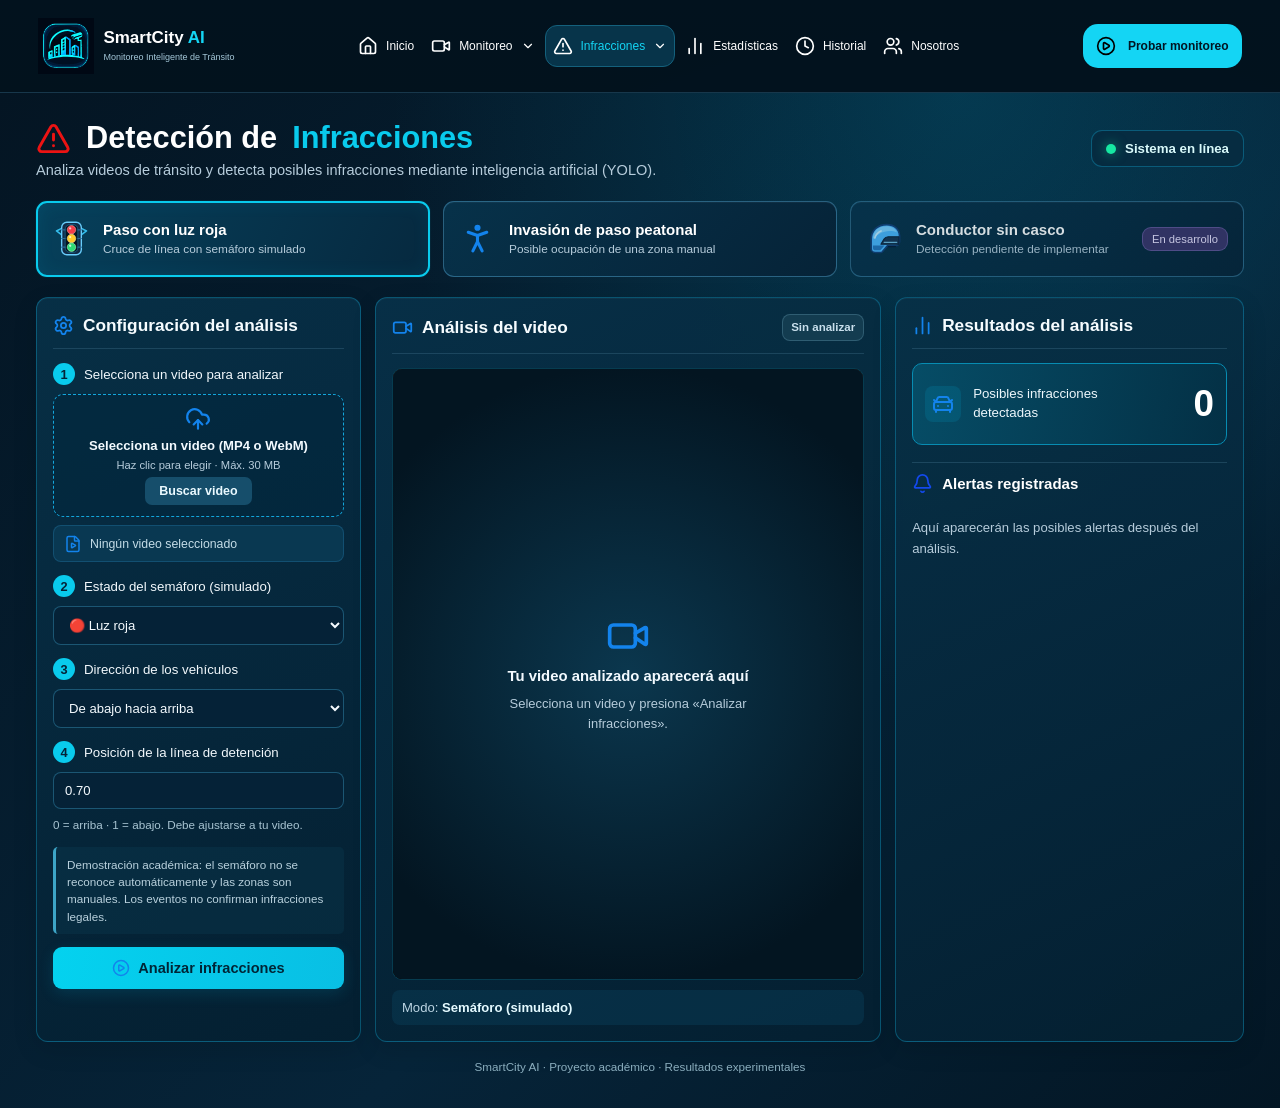
<file: smartcity-ai/frontend/infracciones.html>
<!DOCTYPE html>
<html lang="es">
<head>
<meta charset="UTF-8">
<meta name="viewport" content="width=device-width, initial-scale=1.0">
<meta name="theme-color" content="#041322">

<title>Detección de infracciones | SmartCity AI</title>

<link rel="icon" href="assets/favicon.ico">
<link rel="stylesheet" href="css/styles.css">
<link rel="stylesheet" href="css/infracciones.css">

<style>

/* =========================================
   SMARTCITY AI - CORRECCIONES VISUALES
========================================= */

/* BOTÓN QUITAR VIDEO */

.pagina-infracciones .inf-archivo-nombre {
    display: flex;
    align-items: center;
    gap: 8px;
}

.pagina-infracciones #archivoElegido {
    flex: 1;
    min-width: 0;
    overflow-wrap: anywhere;
}

.pagina-infracciones .inf-quitar-video {
    flex-shrink: 0;
    padding: 6px 10px;
    border: 1px solid #f15b69;
    border-radius: 7px;
    background: rgba(225, 50, 70, 0.12);
    color: #ff9ba5;
    font-size: 11px;
    font-weight: 600;
    cursor: pointer;
}

.pagina-infracciones .inf-quitar-video:hover {
    background: rgba(225, 50, 70, 0.25);
}

.pagina-infracciones .inf-quitar-video[hidden] {
    display: none !important;
}

.pagina-infracciones .inf-quitar-video:disabled {
    opacity: 0.5;
    cursor: not-allowed;
}

/* =========================================
   REPRODUCTOR DE VIDEO CORREGIDO
========================================= */

.pagina-infracciones .inf-pantalla {
    position: relative;
    display: flex;
    align-items: center;
    justify-content: center;

    width: 100%;
    height: min(68vh, 640px);
    min-height: 360px;

    aspect-ratio: auto;
    overflow: hidden;

    background: #020c14;
    border-radius: 10px;
}

.pagina-infracciones #videoResultado {
    display: block;

    width: 100%;
    height: 100%;

    max-width: 100%;
    max-height: 100%;

    object-fit: contain !important;
    background: #020c14;
}

.pagina-infracciones .inf-placeholder {
    position: absolute;
    inset: 0;
    z-index: 1;
}

.pagina-infracciones .inf-video-panel {
    min-width: 0;
}

/* EVIDENCIAS */

.pagina-infracciones .evento img {
    display: block;
    width: 100%;
    max-height: 240px;
    object-fit: contain;
    border-radius: 8px;
    background: #020c14;
}

/* PANTALLAS PEQUEÑAS */

@media (max-width: 850px) {
    .pagina-infracciones .inf-pantalla {
        height: min(60vh, 480px);
        min-height: 260px;
        aspect-ratio: auto;
    }
}

</style>
</head>

<body>

<!-- =========================================
     ENCABEZADO PRINCIPAL
========================================= -->

<header class="cabecera">
<div class="contenedor barra">

    <a href="index.html" class="marca">
        <img src="assets/logo.svg" alt="SmartCity AI">

        <span class="marca-texto">
            <strong>
                SmartCity <span>AI</span>
            </strong>

            <small>
                Monitoreo Inteligente de Tránsito
            </small>
        </span>
    </a>

    <button
        class="menu-movil"
        id="menuMovil"
        type="button"
        aria-label="Abrir menú"
        aria-expanded="false"
    >☰</button>

    <nav
        class="navegacion"
        id="navegacion"
        aria-label="Navegación principal"
    >

        <a href="index.html">
            <img src="assets/iconos/casa.svg" alt="">
            Inicio
        </a>

        <div class="desplegable">

            <button class="boton-menu" type="button">
                <img src="assets/iconos/video.svg" alt="">
                Monitoreo

                <img
                    class="flecha"
                    src="assets/iconos/chevron-down.svg"
                    alt=""
                >
            </button>

            <div class="submenu">
                <a href="analizar-imagen.html">
                    Analizar imagen
                </a>

                <a href="analizar-video.html">
                    Analizar video
                </a>

                <a href="camara-en-vivo.html">
                    Cámara en vivo
                </a>
            </div>
        </div>

        <div class="desplegable">

            <button
                class="boton-menu activo"
                type="button"
                aria-current="page"
            >
                <img src="assets/iconos/alerta.svg" alt="">
                Infracciones

                <img
                    class="flecha"
                    src="assets/iconos/chevron-down.svg"
                    alt=""
                >
            </button>

            <div class="submenu">
                <a href="infracciones.html">
                    Detección de infracciones
                </a>

                <a href="infracciones.html#tipos">
                    Tipos de infracciones
                </a>
            </div>

        </div>

        <a href="estadisticas.html">
            <img src="assets/iconos/grafico_columna.svg" alt="">
            Estadísticas
        </a>

        <a href="historial.html">
            <img src="assets/iconos/relog.svg" alt="">
            Historial
        </a>

        <a href="index.html#nosotros">
            <img src="assets/iconos/usuario.svg" alt="">
            Nosotros
        </a>

    </nav>

    <a
        class="boton boton-celeste boton-superior"
        href="analizar-imagen.html"
    >
        <img src="assets/iconos/play.svg" alt="">
        Probar monitoreo
    </a>

</div>
</header>

<!-- =========================================
     PÁGINA DE INFRACCIONES
========================================= -->

<main class="pagina-infracciones">

<div class="inf-contenedor">

<!-- ENCABEZADO -->

<section class="inf-hero">

    <div>
        <h1>
            <img src="assets/icons/alerta.svg" alt="">
            Detección de <span>Infracciones</span>
        </h1>

        <p>
            Analiza videos de tránsito y detecta posibles
            infracciones mediante inteligencia artificial (YOLO).
        </p>
    </div>

    <span
        class="inf-servidor"
        id="estadoServidor"
    >
        Comprobando conexión...
    </span>

</section>

<!-- =========================================
     TIPOS DE INFRACCIONES
========================================= -->

<section
    class="inf-modos"
    id="tipos"
    aria-label="Tipos de infracciones"
>

    <!-- SEMÁFORO -->

    <button
        class="inf-modo seleccionado"
        data-modo="semaforo"
        aria-pressed="true"
        type="button"
    >
        <img src="assets/icons/semaforo.svg" alt="">

        <span>
            <strong>Paso con luz roja</strong>
            <small>
                Cruce de línea con semáforo simulado
            </small>
        </span>

        <span class="inf-radio" aria-hidden="true"></span>
    </button>

    <!-- PASO PEATONAL -->

    <button
        class="inf-modo"
        data-modo="peatonal"
        aria-pressed="false"
        type="button"
    >
        <img src="assets/icons/peatonal.svg" alt="">

        <span>
            <strong>Invasión de paso peatonal</strong>
            <small>
                Posible ocupación de una zona manual
            </small>
        </span>

        <span class="inf-radio" aria-hidden="true"></span>
    </button>

    <!-- CASCO -->

    <div
        class="inf-modo inhabilitado"
        aria-disabled="true"
    >
        <img src="assets/icons/casco.svg" alt="">

        <span>
            <strong>Conductor sin casco</strong>
            <small>Detección pendiente de implementar</small>
        </span>

        <em>En desarrollo</em>
    </div>

</section>

<!-- SELECTOR INTERNO -->

<select
    id="modo"
    class="oculto"
    aria-label="Tipo de infracción"
>
    <option value="semaforo">Paso con luz roja</option>
    <option value="peatonal">Ocupación de paso peatonal</option>
</select>

<!-- =========================================
     TABLERO PRINCIPAL
========================================= -->

<section class="inf-tablero">

<!-- =========================================
     PANEL IZQUIERDO
========================================= -->

<article class="inf-panel inf-config">

<h2>
    <img src="assets/icons/configuracion.svg" alt="">
    Configuración del análisis
</h2>

<!-- PASO 1: SELECCIONAR VIDEO -->

<div class="inf-campo">

    <div class="inf-paso">
        <b>1</b>
        <label for="archivo">
            Selecciona un video para analizar
        </label>
    </div>

    <label for="archivo" class="inf-subida">

        <img src="assets/icons/subir-video.svg" alt="">

        <strong>
            Selecciona un video (MP4 o WebM)
        </strong>

        <small>
            Haz clic para elegir · Máx. 30 MB
        </small>

        <span>Buscar video</span>

    </label>

    <input
        id="archivo"
        class="inf-archivo"
        type="file"
        accept=".mp4,.webm,video/mp4,video/webm"
    >

    <!-- NOMBRE DEL VIDEO -->

    <div class="inf-archivo-nombre">

        <img src="assets/icons/archivo-video.svg" alt="">

        <span id="archivoElegido">
            Ningún video seleccionado
        </span>

        <button
            id="quitarVideo"
            class="inf-quitar-video"
            type="button"
            hidden
        >
            ✕ Quitar
        </button>

    </div>

</div>

<!-- =========================================
     OPCIONES DEL SEMÁFORO
========================================= -->

<div id="opcionesSemaforo">

    <!-- PASO 2 -->

    <div class="inf-campo">

        <div class="inf-paso">
            <b>2</b>
            <label for="semaforo">
                Estado del semáforo (simulado)
            </label>
        </div>

        <select id="semaforo">
            <option value="rojo">🔴 Luz roja</option>
            <option value="verde">🟢 Luz verde</option>
        </select>

    </div>

    <!-- PASO 3 -->

    <div class="inf-campo">

        <div class="inf-paso">
            <b>3</b>
            <label for="direccion">
                Dirección de los vehículos
            </label>
        </div>

        <select id="direccion">
            <option value="arriba">
                De abajo hacia arriba
            </option>

            <option value="abajo">
                De arriba hacia abajo
            </option>
        </select>

    </div>

    <!-- PASO 4 -->

    <div class="inf-campo">

        <div class="inf-paso">
            <b>4</b>
            <label for="linea">
                Posición de la línea de detención
            </label>
        </div>

        <input
            type="number"
            id="linea"
            value="0.70"
            min="0"
            max="1"
            step="0.01"
        >

        <small class="inf-ayuda">
            0 = arriba · 1 = abajo.
            Debe ajustarse a tu video.
        </small>

    </div>

</div>

<!-- =========================================
     OPCIONES PASO PEATONAL
========================================= -->

<div id="opcionesPeatonal" class="oculto">

    <div class="inf-paso">
        <b>2</b>
        <span>
            Marca el paso peatonal con cuatro clics
        </span>
    </div>

    <p class="inf-ayuda">
        Rodea únicamente las rayas blancas del cruce.
        Puedes reiniciar la selección.
    </p>

    <canvas
        id="lienzo"
        class="oculto"
    ></canvas>

    <video
        id="videoReferencia"
        class="oculto"
        muted
        playsinline
        preload="auto"
    ></video>

    <button
        id="reiniciarZona"
        class="inf-secundario"
        type="button"
    >
        Reiniciar puntos
    </button>

    <p id="estadoZona" class="inf-ayuda">
        Selecciona un video para marcar la zona.
    </p>

</div>

<!-- AVISO -->

<p class="inf-aviso">
    Demostración académica: el semáforo no se
    reconoce automáticamente y las zonas son manuales.
    Los eventos no confirman infracciones legales.
</p>

<!-- BOTÓN ANALIZAR -->

<button
    id="analizar"
    class="inf-analizar"
    type="button"
>
    <img src="assets/icons/analizar.svg" alt="">
    Analizar infracciones
</button>

<p
    id="estado"
    role="status"
    aria-live="polite"
></p>

</article>

<!-- =========================================
     PANEL CENTRAL - VIDEO
========================================= -->

<article
    class="inf-panel inf-video-panel"
    id="panelVideo"
>

    <h2>
        <img src="assets/icons/video.svg" alt="">
        Análisis del video

        <span
            class="inf-chip"
            id="chipEstado"
        >
            Sin analizar
        </span>
    </h2>

    <!-- REPRODUCTOR CORREGIDO -->

    <div class="inf-pantalla">

        <div
            id="videoPlaceholder"
            class="inf-placeholder"
        >
            <img src="assets/icons/video.svg" alt="">

            <strong>
                Tu video analizado aparecerá aquí
            </strong>

            <span>
                Selecciona un video y presiona
                «Analizar infracciones».
            </span>
        </div>

        <video
            id="videoResultado"
            controls
            playsinline
            preload="metadata"
        ></video>

    </div>

    <p class="inf-modo-etiqueta">
        Modo:
        <span id="resumenModo">
            Semáforo (simulado)
        </span>
    </p>

</article>

<!-- =========================================
     PANEL DERECHO - RESULTADOS
========================================= -->

<article
    class="inf-panel inf-resultados"
    id="resultados"
>

    <h2>
        <img src="assets/icons/resultados.svg" alt="">
        Resultados del análisis
    </h2>

    <div class="inf-resumen">

        <img src="assets/icons/automovil.svg" alt="">

        <span>
            Posibles infracciones
            <br>
            detectadas
        </span>

        <strong id="total">0</strong>

    </div>

    <h3>
        <img src="assets/icons/notificacion.svg" alt="">
        Alertas registradas
    </h3>

    <div id="listaEventos">

        <p class="inf-vacio">
            Aquí aparecerán las posibles alertas
            después del análisis.
        </p>

    </div>

</article>

</section>

<p class="inf-pie">
    SmartCity AI · Proyecto académico ·
    Resultados experimentales
</p>

</div>
</main>

<!-- =========================================
     JAVASCRIPT GENERAL
========================================= -->

<script src="js/app.js"></script>

<!-- =========================================
     JAVASCRIPT DE INFRACCIONES
========================================= -->

<script>

// ELEMENTOS DEL HTML

const modo = document.getElementById("modo");
const archivo = document.getElementById("archivo");

const opcionesSemaforo =
    document.getElementById("opcionesSemaforo");

const opcionesPeatonal =
    document.getElementById("opcionesPeatonal");

const lienzo = document.getElementById("lienzo");
const contexto = lienzo.getContext("2d");

const videoReferencia =
    document.getElementById("videoReferencia");

const estadoZona =
    document.getElementById("estadoZona");

const estado =
    document.getElementById("estado");

const botonAnalizar =
    document.getElementById("analizar");

const botonQuitarVideo =
    document.getElementById("quitarVideo");

const resultados =
    document.getElementById("resultados");

const videoResultado =
    document.getElementById("videoResultado");

const videoPlaceholder =
    document.getElementById("videoPlaceholder");

const chipEstado =
    document.getElementById("chipEstado");

const archivoElegido =
    document.getElementById("archivoElegido");

let puntos = [];
let urlTemporal = null;
let imagenLista = false;
let analizando = false;


// =========================================
// CAMBIAR TIPO DE INFRACCIÓN
// =========================================

modo.addEventListener("change", () => {

    const peatonal = modo.value === "peatonal";

    opcionesSemaforo.classList.toggle(
        "oculto",
        peatonal
    );

    opcionesPeatonal.classList.toggle(
        "oculto",
        !peatonal
    );

    limpiarResultados();

    if (peatonal) {
        dibujarZona();
    }

});


// =========================================
// LIMPIAR RESULTADOS
// =========================================

function limpiarResultados() {

    document.getElementById("total").textContent = "0";

    document.getElementById("listaEventos").innerHTML =
        '<p class="inf-vacio">' +
        'Aquí aparecerán las posibles alertas ' +
        'después del análisis.' +
        '</p>';

    videoPlaceholder.classList.remove("oculto");

    videoResultado.pause();

    videoResultado.removeAttribute("src");

    videoResultado.load();

    chipEstado.textContent = "Sin analizar";
    chipEstado.className = "inf-chip";

    document.getElementById("resumenModo").textContent =
        modo.value === "peatonal"
            ? "Paso peatonal (zona manual)"
            : "Semáforo (simulado)";

}


// =========================================
// QUITAR VIDEO SELECCIONADO
// =========================================

function limpiarVideoSeleccionado() {

    archivo.value = "";

    puntos = [];
    imagenLista = false;

    if (urlTemporal) {
        URL.revokeObjectURL(urlTemporal);
        urlTemporal = null;
    }

    videoReferencia.onloadeddata = null;

    videoReferencia.removeAttribute("src");
    videoReferencia.load();

    lienzo.classList.add("oculto");

    contexto.clearRect(
        0,
        0,
        lienzo.width,
        lienzo.height
    );

    archivoElegido.textContent =
        "Ningún video seleccionado";

    botonQuitarVideo.hidden = true;

    estado.textContent = "";

    estadoZona.textContent =
        "Selecciona un video para marcar la zona.";

    limpiarResultados();

}

botonQuitarVideo.addEventListener("click", () => {

    if (analizando) return;

    limpiarVideoSeleccionado();

});


// =========================================
// SELECCIONAR VIDEO
// =========================================

archivo.addEventListener("change", async () => {

    if (analizando) return;

    puntos = [];
    imagenLista = false;

    estado.textContent = "";

    limpiarResultados();

    lienzo.classList.add("oculto");

    videoReferencia.onloadeddata = null;

    if (urlTemporal) {
        URL.revokeObjectURL(urlTemporal);
        urlTemporal = null;
    }

    const video = archivo.files[0];

    archivoElegido.textContent = video
        ? `${video.name} · ${(video.size / 1024 / 1024).toFixed(1)} MB`
        : "Ningún video seleccionado";

    botonQuitarVideo.hidden = !video;

    if (!video) {
        limpiarVideoSeleccionado();
        return;
    }

    if (video.size > 30 * 1024 * 1024) {
        alert("El video no debe superar los 30 MB.");
        limpiarVideoSeleccionado();
        return;
    }

    urlTemporal = URL.createObjectURL(video);

    videoReferencia.src = urlTemporal;

    videoReferencia.onloadeddata = async () => {

        if (video !== archivo.files[0]) return;

        const ancho = videoReferencia.videoWidth;
        const alto = videoReferencia.videoHeight;

        if (!ancho || !alto) {
            estadoZona.textContent =
                "No se pudo leer el video.";
            return;
        }

        const escala = Math.min(
            850 / ancho,
            750 / alto,
            1
        );

        lienzo.width = Math.round(ancho * escala);
        lienzo.height = Math.round(alto * escala);

        imagenLista = true;

        lienzo.classList.remove("oculto");

        try {

            const respuesta = await fetch(
                "/zona-peatonal-guardada?nombre=" +
                encodeURIComponent(video.name)
            );

            if (respuesta.ok) {

                const datos = await respuesta.json();

                if (video !== archivo.files[0]) return;

                if (
                    datos.disponible &&
                    Array.isArray(datos.puntos)
                ) {
                    puntos = datos.puntos;
                }

            }

        } catch (error) {
            console.log("No hay zona peatonal guardada.");
        }

        dibujarZona();

    };

});


// =========================================
// DIBUJAR ZONA PEATONAL
// =========================================

function dibujarZona() {

    if (!imagenLista) return;

    contexto.clearRect(
        0,
        0,
        lienzo.width,
        lienzo.height
    );

    contexto.drawImage(
        videoReferencia,
        0,
        0,
        lienzo.width,
        lienzo.height
    );

    if (puntos.length > 0) {

        contexto.beginPath();

        contexto.moveTo(
            puntos[0][0] * lienzo.width,
            puntos[0][1] * lienzo.height
        );

        for (let i = 1; i < puntos.length; i++) {

            contexto.lineTo(
                puntos[i][0] * lienzo.width,
                puntos[i][1] * lienzo.height
            );

        }

        if (puntos.length === 4) {

            contexto.closePath();

            contexto.fillStyle =
                "rgba(0, 190, 255, 0.18)";

            contexto.fill();
        }

        contexto.strokeStyle = "#00c8ff";
        contexto.lineWidth = 3;
        contexto.stroke();

        puntos.forEach((punto, indice) => {

            const x = punto[0] * lienzo.width;
            const y = punto[1] * lienzo.height;

            contexto.beginPath();

            contexto.arc(
                x,
                y,
                7,
                0,
                Math.PI * 2
            );

            contexto.fillStyle = "#ffe600";
            contexto.fill();

            contexto.fillStyle = "#111";
            contexto.font = "bold 12px Arial";
            contexto.textAlign = "center";

            contexto.fillText(
                indice + 1,
                x,
                y + 4
            );

        });

    }

    estadoZona.textContent =
        puntos.length === 4
            ? "Zona lista: 4 puntos seleccionados."
            : `Puntos seleccionados: ${puntos.length}/4`;

}


// =========================================
// MARCAR PUNTOS CON EL MOUSE
// =========================================

lienzo.addEventListener("click", evento => {

    if (!imagenLista || analizando) return;
    if (puntos.length >= 4) return;

    const rect = lienzo.getBoundingClientRect();

    const x =
        (evento.clientX - rect.left) / rect.width;

    const y =
        (evento.clientY - rect.top) / rect.height;

    puntos.push([
        Math.max(0, Math.min(1, x)),
        Math.max(0, Math.min(1, y))
    ]);

    dibujarZona();

});


// =========================================
// REINICIAR PUNTOS
// =========================================

document.getElementById("reiniciarZona")
    .addEventListener("click", () => {

        if (analizando) return;

        puntos = [];

        dibujarZona();

    });


// =========================================
// TARJETAS SUPERIORES
// =========================================

const tarjetasModo =
    document.querySelectorAll(
        ".inf-modo[data-modo]"
    );

function actualizarTarjetas() {

    tarjetasModo.forEach(boton => {

        const activo =
            boton.dataset.modo === modo.value;

        boton.classList.toggle(
            "seleccionado",
            activo
        );

        boton.setAttribute(
            "aria-pressed",
            String(activo)
        );

    });

}

tarjetasModo.forEach(boton => {

    boton.addEventListener("click", () => {

        if (analizando) return;

        modo.value = boton.dataset.modo;

        modo.dispatchEvent(
            new Event("change")
        );

    });

});

modo.addEventListener(
    "change",
    actualizarTarjetas
);

actualizarTarjetas();


// =========================================
// ANALIZAR VIDEO CON FASTAPI
// =========================================

botonAnalizar.addEventListener("click", async () => {

    if (analizando) return;

    const video = archivo.files[0];

    if (!video) {
        alert("Primero selecciona un video.");
        return;
    }

    if (video.size > 30 * 1024 * 1024) {
        alert("El video no debe superar los 30 MB.");
        return;
    }

    if (
        modo.value === "peatonal" &&
        puntos.length !== 4
    ) {
        alert(
            "Marca las cuatro esquinas del paso peatonal."
        );
        return;
    }

    const datos = new FormData();

    datos.append("archivo", video);
    datos.append("modo", modo.value);

    datos.append(
        "semaforo",
        document.getElementById("semaforo").value
    );

    datos.append(
        "direccion",
        document.getElementById("direccion").value
    );

    datos.append(
        "linea",
        document.getElementById("linea").value
    );

    datos.append("sin_modelo_local", "false");

    if (modo.value === "peatonal") {

        datos.append(
            "puntos_zona",
            JSON.stringify(puntos)
        );

    }

    analizando = true;

    botonAnalizar.disabled = true;
    botonQuitarVideo.disabled = true;
    archivo.disabled = true;

    botonAnalizar.textContent = "Analizando...";

    estado.textContent =
        "Procesando video con YOLO. No cierres esta página.";

    limpiarResultados();

    chipEstado.textContent = "Analizando video...";
    chipEstado.className = "inf-chip proceso";

    try {

        const respuesta = await fetch(
            "/analizar-infracciones",
            {
                method: "POST",
                body: datos
            }
        );

        const resultado = await respuesta.json();

        if (!respuesta.ok) {
            throw new Error(
                typeof resultado.detail === "string"
                    ? resultado.detail
                    : "No se pudo procesar el video."
            );
        }

        estado.textContent =
            "Análisis completado correctamente.";

        chipEstado.textContent =
            "Análisis completado";

        chipEstado.className =
            "inf-chip completado";

        mostrarResultados(resultado);

    } catch (error) {

        estado.textContent =
            "Error: " + error.message;

        chipEstado.textContent =
            "Error en el análisis";

        chipEstado.className = "inf-chip error";

    } finally {

        analizando = false;

        botonAnalizar.disabled = false;
        botonQuitarVideo.disabled = false;
        archivo.disabled = false;

        botonAnalizar.textContent =
            "Analizar infracciones";

    }

});


// =========================================
// MOSTRAR RESULTADOS
// =========================================

function mostrarResultados(datos) {

    resultados.classList.remove("oculto");

    document.getElementById("total").textContent =
        datos.total_eventos || 0;

    // MOSTRAR VIDEO COMPLETO

    videoResultado.src = datos.video_url;

    videoResultado.load();

    videoPlaceholder.classList.add("oculto");

    document.getElementById("resumenModo").textContent =
        datos.modo === "peatonal"
            ? "Paso peatonal (zona manual)"
            : "Semáforo (simulado)";

    const lista =
        document.getElementById("listaEventos");

    lista.replaceChildren();

    const eventos = datos.eventos || [];

    if (eventos.length === 0) {

        const mensaje =
            document.createElement("p");

        mensaje.className = "inf-vacio";

        mensaje.textContent =
            "No se detectaron eventos en este video.";

        lista.appendChild(mensaje);

        return;
    }

    eventos.forEach((evento, indice) => {

        const tarjeta =
            document.createElement("div");

        tarjeta.className = "evento";

        const titulo =
            document.createElement("strong");

        titulo.textContent =
            `Alerta ${indice + 1}: ${evento.tipo}`;

        const detalle =
            document.createElement("p");

        detalle.textContent =
            `Vehículo: ${evento.vehiculo} | ` +
            `ID: ${evento.id_vehiculo}`;

        const tiempo =
            document.createElement("small");

        tiempo.textContent =
            `Tiempo del video: ${evento.tiempo_segundos} s`;

        tarjeta.appendChild(titulo);
        tarjeta.appendChild(detalle);
        tarjeta.appendChild(tiempo);

        if (evento.imagen_url) {

            const imagen =
                document.createElement("img");

            imagen.src = evento.imagen_url;
            imagen.alt = "Evidencia del evento";
            imagen.loading = "lazy";

            tarjeta.appendChild(imagen);

        }

        lista.appendChild(tarjeta);

    });

    document.getElementById("panelVideo")
        .scrollIntoView({
            behavior: "smooth",
            block: "nearest"
        });

}


// =========================================
// COMPROBAR CONEXIÓN CON FASTAPI
// =========================================

fetch("/", { cache: "no-store" })

    .then(respuesta => {

        const elemento =
            document.getElementById("estadoServidor");

        elemento.textContent = respuesta.ok
            ? "Sistema en línea"
            : "Servidor no disponible";

        elemento.classList.toggle(
            "desconectado",
            !respuesta.ok
        );

    })

    .catch(() => {

        const elemento =
            document.getElementById("estadoServidor");

        elemento.textContent = "Sin conexión";

        elemento.classList.add("desconectado");

    });

</script>

</body>
</html>
</file>
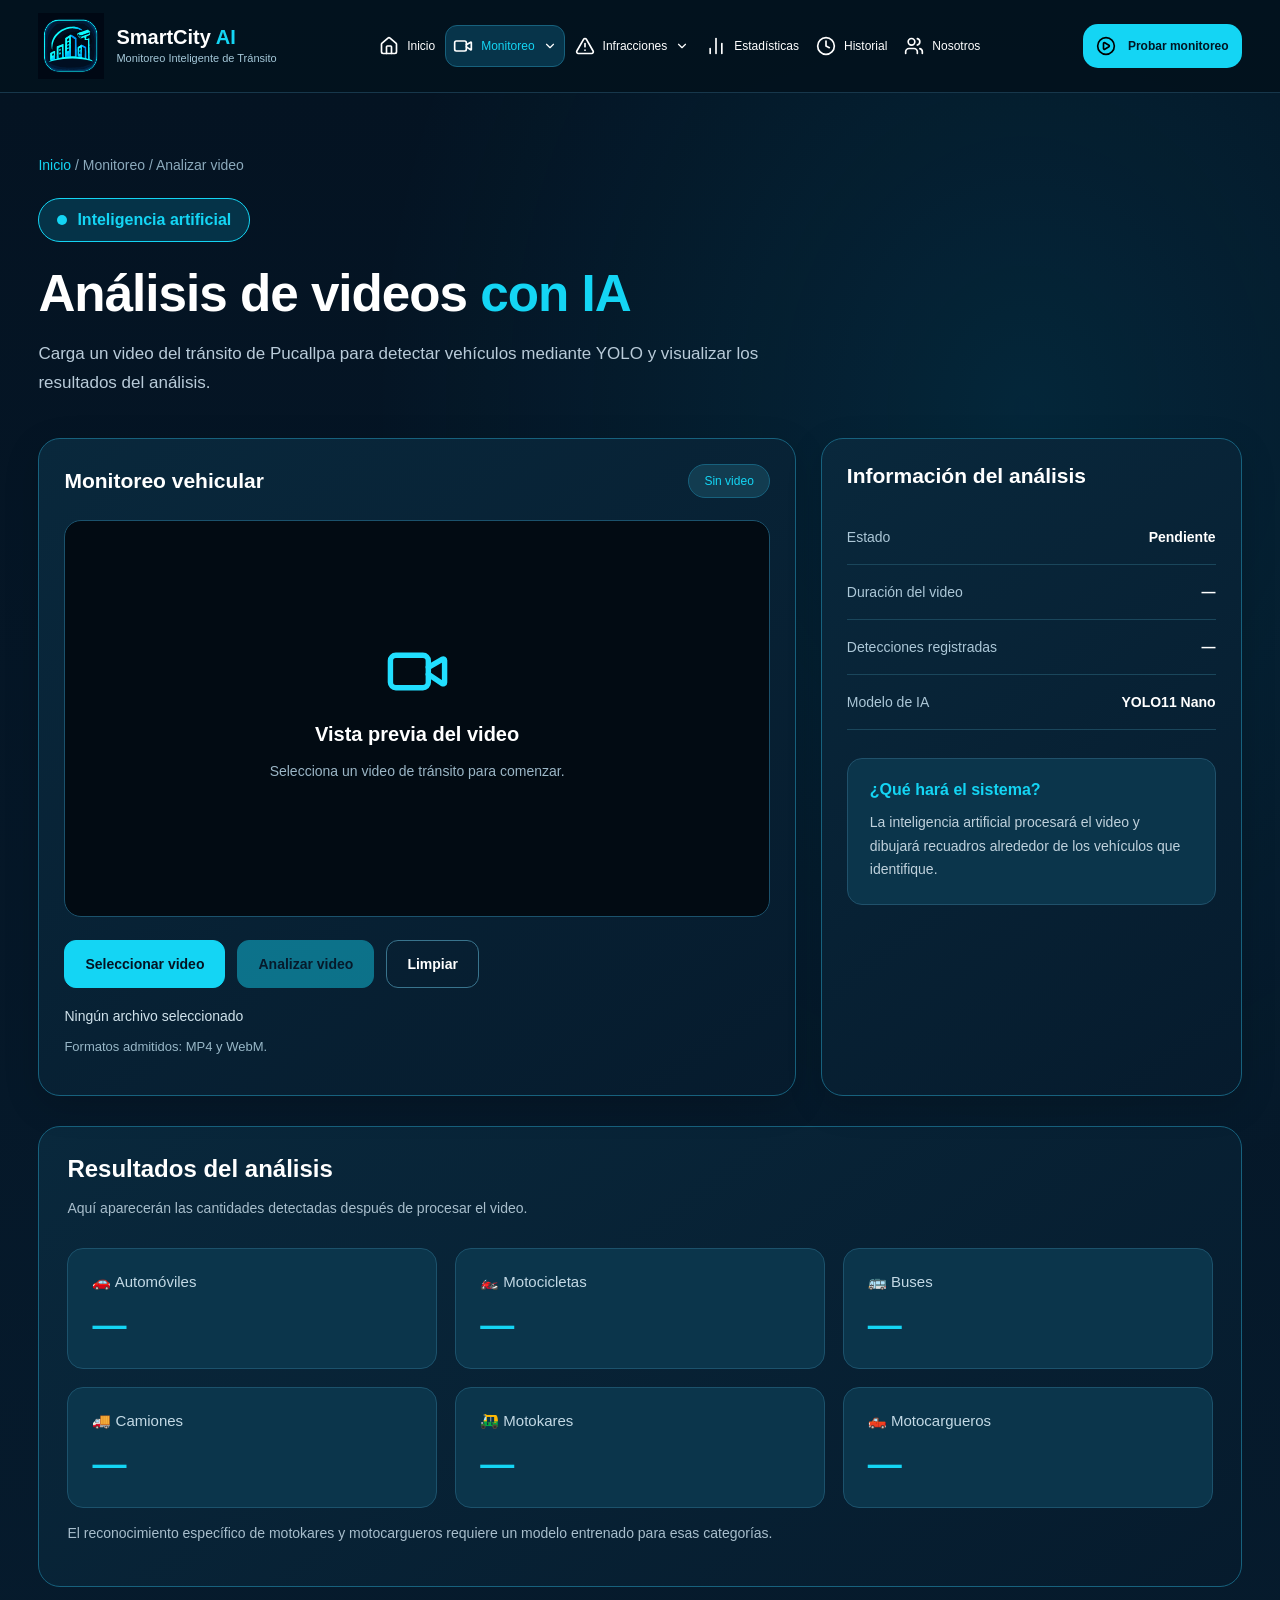
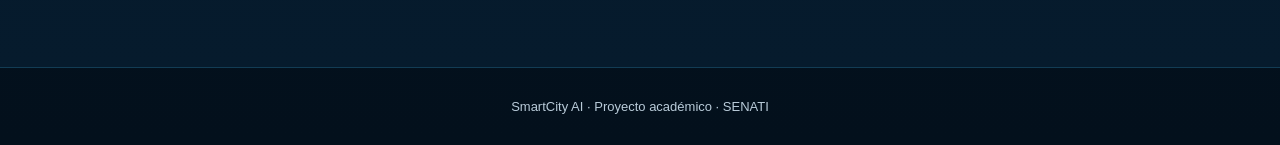
<file: smartcity-ai/frontend/panel.html>
<!DOCTYPE html>
<html lang="es">
<head>
    <meta charset="UTF-8">
    <meta name="viewport" content="width=device-width, initial-scale=1.0">
    <title>SmartCity AI | Redireccionando</title>

    <script>
        // Redirigir los enlaces antiguos a las páginas correctas
        const destinos = {
            "#camara": "camara-en-vivo.html",
            "#historial": "historial.html",
            "#estadisticas": "index.html#funciones",
            "#infracciones": "index.html#funciones"
        };

        const destino = destinos[window.location.hash]
            || "analizar-video.html";

        window.location.replace(destino);
    </script>
</head>
<body>
    <p>Abriendo SmartCity AI...</p>
</body>
</html>
</file>
<file: smartcity-ai/frontend/css/styles.css>
:root {
    --fondo: #041322;
    --fondo-tarjeta: #082438;
    --celeste: #14d5f4;
    --blanco: #ffffff;
    --gris: #b9cbd9;
    --borde: #14617d;
}

/* ==========================================
   ESTILOS GENERALES
   ========================================== */

* {
    box-sizing: border-box;
}

html {
    scroll-behavior: smooth;
}

body {
    margin: 0;
    font-family: "Segoe UI", Arial, sans-serif;
    background:
        radial-gradient(
            ellipse at 75% 40%,
            #07314b 0%,
            transparent 45%
        ),
        linear-gradient(180deg, #051727, #03101c);
    color: var(--blanco);
}

a {
    color: inherit;
    text-decoration: none;
}

button {
    font: inherit;
}

.contenedor {
    width: min(94%, 1500px);
    margin: auto;
}

/* ==========================================
   CABECERA PRINCIPAL
   ========================================== */

.cabecera {
    position: relative;
    z-index: 100;
    width: 100%;
    border-bottom: 1px solid #17374b;
    background: rgba(3, 18, 30, 0.96);
}

.cabecera .barra {
    min-height: 92px;
    display: flex;
    flex-direction: row;
    flex-wrap: nowrap;
    align-items: center;
    justify-content: space-between;
    gap: 14px;
}

/* ==========================================
   LOGO + SMARTCITY AI
   ========================================== */

.cabecera .barra > a.marca {
    display: flex !important;
    flex-direction: row !important;
    align-items: center !important;
    justify-content: flex-start !important;
    gap: 12px !important;

    width: max-content !important;
    min-width: 0;
    flex: 0 0 auto !important;

    white-space: nowrap;
    text-decoration: none;
}

/* Imagen del logo */

.cabecera .barra > a.marca > img {
    display: block !important;

    width: 66px !important;
    height: 66px !important;
    max-width: 66px !important;
    max-height: 66px !important;

    flex: 0 0 66px !important;

    object-fit: contain;
    margin: 0 !important;
}

/* Nombre y descripción */

.cabecera .barra > a.marca > .marca-texto {
    display: flex !important;
    flex-direction: column !important;
    align-items: flex-start !important;
    justify-content: center !important;

    gap: 4px !important;
    width: auto !important;

    margin: 0 !important;
    padding: 0 !important;
    white-space: nowrap;
}

/* SmartCity AI */

.cabecera .marca-texto strong {
    display: block;
    margin: 0;
    padding: 0;

    font-size: 20px;
    font-weight: 800;
    line-height: 1.1;

    color: #ffffff;
}

.cabecera .marca-texto strong span {
    color: var(--celeste);
}

/* Monitoreo Inteligente de Tránsito */

.cabecera .marca-texto small {
    display: block;
    margin: 0;
    padding: 0;

    font-size: 11px;
    font-weight: 400;
    line-height: 1.2;

    color: #a5c8d9;
    white-space: nowrap;
}

/* ==========================================
   MENÚ DE NAVEGACIÓN
   ========================================== */

.cabecera .navegacion {
    display: flex;
    flex-direction: row;
    align-items: center;
    justify-content: center;

    gap: 9px;
    min-width: 0;
}

.navegacion > a,
.boton-menu {
    display: flex;
    align-items: center;
    justify-content: center;
    gap: 8px;

    padding: 13px 12px;

    background: none;
    border: none;
    border-radius: 12px;

    color: var(--blanco);

    cursor: pointer;
    font-size: 14px;
    white-space: nowrap;
}

.navegacion img {
    width: 20px;
    height: 20px;

    object-fit: contain;
    filter: brightness(0) invert(1);
}

.navegacion .flecha {
    width: 14px;
    height: 14px;
}

.navegacion > a:hover,
.boton-menu:hover,
.navegacion .activo {
    color: var(--celeste);
    background: #07344a;
}

.navegacion .activo {
    border: 1px solid var(--borde);
}

/* ==========================================
   MENÚS DESPLEGABLES
   ========================================== */

.desplegable {
    position: relative;
}

.submenu {
    display: none;

    position: absolute;
    top: 100%;
    left: 0;

    min-width: 205px;
    padding: 8px;

    border: 1px solid var(--borde);
    border-radius: 12px;

    background: #082235;
    box-shadow: 0 15px 30px #0007;

    z-index: 200;
}

.submenu a {
    display: block;
    padding: 12px;

    font-size: 14px;
    border-radius: 7px;
}

.submenu a:hover {
    background: #10435c;
    color: var(--celeste);
}

.desplegable:hover .submenu,
.desplegable:focus-within .submenu,
.desplegable.abierto .submenu {
    display: block;
}

/* Ocultar menú móvil en computadoras */

.menu-movil {
    display: none;
}

/* ==========================================
   BOTONES GENERALES
   ========================================== */

.boton {
    display: inline-flex;
    align-items: center;
    justify-content: center;
    gap: 12px;

    padding: 17px 27px;

    border-radius: 15px;

    font-size: 16px;
    font-weight: 700;

    transition:
        transform 0.2s,
        background 0.2s;

    white-space: nowrap;
}

.boton:hover {
    transform: translateY(-3px);
}

.boton img {
    width: 20px;
    height: 20px;
}

/* Botón celeste */

.boton-celeste {
    background: var(--celeste);
    color: #021522;
}

.boton-celeste:hover {
    background: #66e7ff;
}

.boton-celeste img {
    filter: brightness(0);
}

/* Botón con borde */

.boton-borde {
    border: 1px solid #6691a9;
    color: var(--blanco);
}

.boton-borde:hover {
    border-color: var(--celeste);
    background: #10344a;
}

.boton-borde img {
    filter: brightness(0) invert(1);
}

/* Botón Probar monitoreo */

.cabecera .boton-superior {
    font-size: 14px;
    padding: 14px 20px;

    flex: 0 0 auto;
    white-space: nowrap;
}

/* ==========================================
   PORTADA PRINCIPAL
   ========================================== */

.portada {
    padding: 75px 0 60px;
}

.portada-contenido {
    display: grid;
    grid-template-columns: 44% 56%;
    align-items: center;
    gap: 20px;
}

.portada-texto {
    padding-right: 25px;
}

.etiqueta {
    display: inline-flex;
    align-items: center;
    gap: 10px;

    padding: 12px 18px;

    border: 1px solid var(--celeste);
    border-radius: 40px;

    color: var(--celeste);
    background: #053348;

    font-weight: 600;
}

.punto {
    width: 10px;
    height: 10px;

    background: var(--celeste);
    border-radius: 50%;
}

.portada h1 {
    margin: 25px 0 20px;

    font-size: clamp(36px, 4vw, 65px);
    line-height: 1.14;
    letter-spacing: -1.5px;
}

.portada h1 span {
    color: var(--celeste);
    font-style: italic;
}

.portada-texto > p {
    color: var(--gris);

    font-size: clamp(16px, 1.4vw, 21px);
    line-height: 1.65;

    max-width: 630px;
}

.acciones {
    display: flex;
    flex-wrap: wrap;
    gap: 15px;

    margin-top: 30px;
}

/* ==========================================
   IMAGEN DE PUCALLPA
   ========================================== */

.portada-imagen {
    padding: 8px;

    border: 2px solid var(--celeste);
    border-radius: 34px;

    background: #082334;
    box-shadow: 0 0 40px #00cfff1a;

    overflow: hidden;
}

.portada-imagen img {
    display: block;
    width: 100%;

    aspect-ratio: 16 / 10;
    object-fit: cover;

    border-radius: 24px;
}

/* ==========================================
   TARJETAS DE FUNCIONES
   ========================================== */

.funciones {
    padding: 10px 0 65px;
}

.tarjetas {
    display: grid;
    grid-template-columns: repeat(4, 1fr);
    gap: 20px;
}

.tarjeta {
    display: flex;
    align-items: flex-start;
    gap: 16px;

    padding: 22px 17px;

    border: 1px solid var(--borde);
    border-radius: 19px;

    background: linear-gradient(
        135deg,
        #09263a,
        #051b2d
    );

    transition: transform 0.2s;
}

.tarjeta:hover {
    transform: translateY(-5px);
}

.tarjeta-icono {
    display: grid;
    place-items: center;

    width: 62px;
    height: 62px;

    flex-shrink: 0;

    border-radius: 50%;
    background: #093c54;
}

.tarjeta-icono img {
    width: 37px;
    height: 37px;

    filter:
        brightness(0)
        saturate(100%)
        invert(73%)
        sepia(80%)
        saturate(1600%)
        hue-rotate(148deg);
}

.tarjeta h3 {
    font-size: 16px;
    margin: 4px 0 8px;
}

.tarjeta p {
    margin: 0;

    font-size: 13px;
    line-height: 1.5;

    color: var(--gris);
}

/* ==========================================
   NOSOTROS
   ========================================== */

.nosotros {
    padding: 70px 0;

    text-align: center;
    border-top: 1px solid #123c54;
}

.nosotros h2 {
    color: var(--celeste);
    font-size: 30px;
}

.nosotros p {
    max-width: 650px;

    line-height: 1.7;
    margin: 0 auto 18px;

    color: var(--gris);
}

.nosotros span {
    color: #596363;
}

/* ==========================================
   PIE DE PÁGINA
   ========================================== */

.pie {
    border-top: 1px solid #123c54;
    text-align: center;

    padding: 18px;

    color: var(--gris);
    font-size: 13px;
}

/* ==========================================
   PANTALLAS INTERMEDIAS
   ========================================== */

@media (min-width: 1251px) and (max-width: 1450px) {

    .cabecera .barra {
        gap: 8px;
    }

    .cabecera .barra > a.marca {
        gap: 9px !important;
    }

    .cabecera .barra > a.marca > img {
        width: 56px !important;
        height: 56px !important;
        max-width: 56px !important;
        max-height: 56px !important;
        flex-basis: 56px !important;
    }

    .cabecera .marca-texto strong {
        font-size: 17px;
    }

    .cabecera .marca-texto small {
        font-size: 9px;
    }

    .cabecera .navegacion {
        gap: 3px;
    }

    .cabecera .navegacion > a,
    .cabecera .boton-menu {
        padding: 10px 7px;
        font-size: 12px;
    }

    .cabecera .boton-superior {
        padding: 12px 13px;
        font-size: 12px;
    }
}

/* ==========================================
   TABLETS Y CELULARES
   ========================================== */

@media (max-width: 1250px) {

    .cabecera .barra {
        flex-wrap: wrap;
        padding: 14px 0;
    }

    /* Botón hamburguesa */

    .menu-movil {
        display: block;
        margin-left: auto;

        background: none;

        border: 1px solid var(--borde);
        border-radius: 8px;

        color: white;

        padding: 8px 14px;

        cursor: pointer;
        font-size: 24px;
    }

    /* Navegación móvil */

    .cabecera .navegacion {
        display: none;
        order: 3;

        width: 100%;

        flex-direction: column;
        align-items: stretch;

        gap: 5px;
    }

    .cabecera .navegacion.mostrar {
        display: flex;
    }

    .navegacion > a,
    .boton-menu {
        width: 100%;
        justify-content: flex-start;
    }

    .submenu {
        position: static;
        margin: 5px 0 10px 20px;
    }

    /* Portada */

    .portada-contenido {
        grid-template-columns: 1fr;
    }

    .portada-texto {
        padding-right: 0;
    }

    /* Tarjetas */

    .tarjetas {
        grid-template-columns: repeat(2, 1fr);
    }
}

/* ==========================================
   CELULARES
   ========================================== */

@media (max-width: 600px) {

    .cabecera .barra > a.marca > img {
        width: 52px !important;
        height: 52px !important;
        max-width: 52px !important;
        max-height: 52px !important;
        flex-basis: 52px !important;
    }

    .cabecera .marca-texto strong {
        font-size: 16px;
    }

    .cabecera .marca-texto small {
        display: none;
    }

    .cabecera .boton-superior {
        font-size: 12px;
        padding: 12px;
    }

    .portada {
        padding-top: 40px;
    }

    .portada h1 {
        font-size: 34px;
    }

    .acciones .boton {
        width: 100%;
    }

    .tarjetas {
        grid-template-columns: 1fr;
    }
}

@media (max-width: 420px) {

    .cabecera .boton-superior {
        display: none;
    }

    .cabecera .marca-texto strong {
        font-size: 15px;
    }
}
</file>
<file: smartcity-ai/frontend/css/analizar-imagen.css>
/* PÁGINA ANALIZAR IMAGEN */


.pagina-analisis {
    min-height: 100vh;
    padding: 50px 0 80px;

    background:
        linear-gradient(
            rgba(4, 19, 34, 0.82),
            rgba(4, 19, 34, 0.90)
        ),
        url("../assets/img/fondo-pucallpa.webp");

    background-size: cover;
    background-position: center;
    background-repeat: no-repeat;
}

.navegacion .boton-menu.activo {
    background: #07344a;
    border: 1px solid #14617d;
    color: #14d5f4;
}

/* ENCABEZADO */

.encabezado-analisis {
    margin-bottom: 42px;
}

.ruta {
    color: #8caabc;
    font-size: 14px;
    margin-bottom: 25px;
}

.ruta a {
    color: #14d5f4;
}

.encabezado-analisis h1 {
    font-size: clamp(32px, 4vw, 54px);
    margin: 22px 0 14px;
    letter-spacing: -1px;
}

.encabezado-analisis h1 span {
    color: #14d5f4;
}

.descripcion {
    font-size: 17px;
    line-height: 1.7;
    color: #b9cbd9;
    max-width: 720px;
}

/* CONTENEDORES PRINCIPALES */

.area-analisis {
    display: grid;
    grid-template-columns: 1fr 1fr;
    gap: 25px;
}

.tarjeta-analisis {
    padding: 26px;
    background: linear-gradient(145deg, #09283c, #061b2d);
    border: 1px solid #175b76;
    border-radius: 22px;
    min-width: 0;
}

.titulo-tarjeta {
    display: flex;
    align-items: center;
    justify-content: space-between;
    gap: 10px;
}

.titulo-tarjeta h2 {
    margin: 0;
    font-size: 23px;
}

.etiqueta-paso {
    border: 1px solid #17627e;
    color: #14d5f4;
    border-radius: 30px;
    padding: 7px 12px;
    font-size: 11px;
    font-weight: 700;
}

.texto-secundario {
    color: #a8becc;
    font-size: 14px;
    line-height: 1.6;
}

/* ÁREA DE CARGA */

.zona-carga {
    margin-top: 25px;
    padding: 46px 18px;
    border: 2px dashed #236b89;
    background: #061b2b;
    border-radius: 18px;
    text-align: center;
    transition: 0.2s;
}

.zona-carga.arrastrando {
    background: #0b3a52;
    border-color: #14d5f4;
}

.icono-carga {
    width: 76px;
    height: 76px;
    background: #0b4058;
    color: #14d5f4;
    font-size: 46px;
    border-radius: 20px;
    display: grid;
    place-items: center;
    margin: 0 auto 20px;
}

.zona-carga h3 {
    margin: 0 0 12px;
}

.zona-carga p {
    color: #a8becc;
    line-height: 1.6;
    font-size: 14px;
    margin-bottom: 25px;
}

.seleccionar-archivo {
    display: inline-block;
    background: #14d5f4;
    padding: 14px 22px;
    border-radius: 11px;
    color: #031522;
    font-weight: 700;
    cursor: pointer;
    transition: 0.2s;
}

.seleccionar-archivo:hover {
    background: #78ebff;
}

.zona-carga small {
    display: block;
    margin-top: 20px;
    color: #8caabc;
}

.nombre-archivo {
    font-size: 13px;
    color: #9cb7c7;
    margin: 18px 0;
    overflow-wrap: anywhere;
}

/* BOTONES */

.acciones-analisis {
    display: flex;
    gap: 12px;
}

.accion-principal,
.accion-secundaria {
    flex: 1;
    border-radius: 12px;
    padding: 16px;
    font-size: 15px;
    font-weight: 700;
    cursor: pointer;
    transition: 0.2s;
}

.accion-principal {
    border: none;
    background: #14d5f4;
    color: #031522;
}

.accion-principal:disabled {
    opacity: 0.45;
    cursor: not-allowed;
}

.accion-principal:not(:disabled):hover {
    background: #78ebff;
}

.accion-secundaria {
    border: 1px solid #32708d;
    color: #ffffff;
    background: transparent;
}

.accion-secundaria:hover {
    background: #123e54;
}

.aviso {
    color: #99b4c5;
    font-size: 13px;
    line-height: 1.5;
    min-height: 20px;
}

/* VISTA PREVIA */

.contenedor-vista {
    min-height: 315px;
    background: #041624;
    border: 1px solid #174963;
    border-radius: 16px;
    overflow: hidden;
    display: flex;
    justify-content: center;
    align-items: center;
}

.vista-vacia {
    padding: 25px;
    text-align: center;
    color: #9bb6c8;
}

.simbolo-imagen {
    font-size: 78px;
    color: #28637d;
}

.vista-vacia h3 {
    color: #d2e4ee;
}

.vista-vacia p {
    line-height: 1.6;
}

#imagenVista {
    width: 100%;
    max-height: 500px;
    object-fit: contain;
}

[hidden] {
    display: none !important;
}

.estado-imagen {
    margin-top: 22px;
    display: flex;
    align-items: center;
    gap: 10px;
    color: #a8becc;
    font-size: 14px;
}

.estado-punto {
    width: 9px;
    height: 9px;
    border-radius: 50%;
    background: #14d5f4;
}

/* RESULTADOS */

.seccion-resultados {
    margin-top: 30px;
    border: 1px solid #175b76;
    background: linear-gradient(145deg, #09283c, #061b2d);
    border-radius: 22px;
    padding: 28px;
}

.resultados-encabezado {
    display: flex;
    align-items: center;
    justify-content: space-between;
    gap: 20px;
    margin-bottom: 27px;
}

.resultados-encabezado h2 {
    margin: 0 0 10px;
    font-size: 24px;
}

.resultados-encabezado p {
    color: #a8becc;
    font-size: 14px;
    margin: 0;
}

.estado-pendiente {
    padding: 9px 16px;
    border-radius: 30px;
    background: #12394e;
    color: #9ce8f5;
    font-size: 12px;
    white-space: nowrap;
}

.resumen-resultados {
    display: grid;
    grid-template-columns: repeat(3, 1fr);
    gap: 18px;
}

.resultado {
    background: #0b354b;
    border: 1px solid #19526c;
    border-radius: 16px;
    padding: 23px;
    display: flex;
    flex-direction: column;
    align-items: flex-start;
    gap: 12px;
}

.resultado img {
    width: 34px;
    height: 34px;
    filter: brightness(0) saturate(100%)
            invert(73%) sepia(80%) saturate(1600%)
            hue-rotate(148deg);
}

.icono-emoji {
    font-size: 30px;
}

.resultado span:not(.icono-emoji) {
    color: #c5d9e4;
    font-size: 14px;
}

.resultado strong {
    color: #ffffff;
    font-size: 30px;
}

.total-general {
    margin-top: 20px;
    display: flex;
    justify-content: space-between;
    align-items: center;
    padding: 22px;
    background: #062033;
    border: 1px solid #175b76;
    border-radius: 14px;
}

.total-general strong {
    color: #14d5f4;
    font-size: 30px;
}

.nota-resultados {
    margin-top: 20px;
    font-size: 13px;
    color: #89aabb;
}

/* RESPONSIVE */

@media (max-width: 900px) {
    .area-analisis {
        grid-template-columns: 1fr;
    }

    .resumen-resultados {
        grid-template-columns: repeat(2, 1fr);
    }
}

@media (max-width: 500px) {
    .tarjeta-analisis,
    .seccion-resultados {
        padding: 18px;
    }

    .resumen-resultados {
        gap: 10px;
    }

    .resultado {
        padding: 15px;
    }

    .resultados-encabezado {
        flex-direction: column;
        align-items: flex-start;
    }
}
.enlace-descarga {
    display: block;
    margin-top: 16px;
    text-align: center;
    text-decoration: none;
}
</file>
<file: smartcity-ai/frontend/css/analizar-video.css>
/* =====================================
   SMARTCITY AI - ANALIZAR VIDEO
   ===================================== */

:root {
    --video-fondo: #041322;
    --video-tarjeta: #09283c;
    --video-celeste: #14d5f4;
    --video-borde: #17617d;
    --video-gris: #b9cbd9;
}

/* CONTENIDO GENERAL */

.pagina-video {
    min-height: 100vh;
    padding: 50px 0 80px;

    background:
        radial-gradient(
            ellipse at 80% 20%,
            rgba(0, 164, 210, 0.12),
            transparent 45%
        ),
        linear-gradient(
            180deg,
            #041322,
            #061b2d
        );
}

/* MENÚ ACTIVO */

.navegacion .boton-menu.activo {
    color: var(--video-celeste);
    background: #07344a;
    border: 1px solid var(--video-borde);
}

/* ENCABEZADO */

.encabezado-video {
    margin-bottom: 40px;
}

.pagina-video .ruta {
    color: #8caabc;
    font-size: 14px;
    margin-bottom: 25px;
}

.pagina-video .ruta a {
    color: var(--video-celeste);
}

.encabezado-video h1 {
    margin: 22px 0 15px;
    font-size: clamp(34px, 4vw, 55px);
    letter-spacing: -1px;
}

.encabezado-video h1 span {
    color: var(--video-celeste);
}

.encabezado-video .descripcion {
    max-width: 760px;
    color: var(--video-gris);
    font-size: 17px;
    line-height: 1.7;
}

/* ÁREA PRINCIPAL */

.area-video {
    display: grid;
    grid-template-columns: minmax(0, 1.8fr) minmax(280px, 1fr);
    gap: 25px;
    align-items: stretch;
}

/* TARJETAS */

.tarjeta-video {
    padding: 25px;

    background: linear-gradient(
        145deg,
        #09283c,
        #061b2d
    );

    border: 1px solid var(--video-borde);
    border-radius: 22px;
    min-width: 0;

    box-shadow: 0 10px 35px rgba(0, 0, 0, 0.15);
}

.cabecera-tarjeta {
    display: flex;
    align-items: center;
    justify-content: space-between;
    gap: 15px;
    margin-bottom: 22px;
}

.cabecera-tarjeta h2 {
    margin: 0;
    color: white;
    font-size: 21px;
}

.etiqueta-estado {
    background: #123c50;
    color: var(--video-celeste);
    border: 1px solid var(--video-borde);

    padding: 9px 15px;
    border-radius: 30px;
    font-size: 12px;
    white-space: nowrap;
}

/* REPRODUCTOR */

.contenedor-reproductor {
    width: 100%;
    aspect-ratio: 16 / 9;

    display: flex;
    align-items: center;
    justify-content: center;

    background: #020b13;
    border: 1px solid #1b526c;
    border-radius: 17px;

    overflow: hidden;
    position: relative;
}

.video-vacio {
    padding: 25px;
    text-align: center;
}

.video-vacio img {
    width: 65px;
    height: 65px;
    margin-bottom: 15px;

    filter: brightness(0) saturate(100%)
            invert(73%) sepia(80%)
            saturate(1600%) hue-rotate(148deg);
}

.video-vacio h3 {
    color: white;
    margin: 0 0 12px;
    font-size: 20px;
}

.video-vacio p {
    color: #9bb6c6;
    line-height: 1.6;
    font-size: 14px;
}

#reproductorVideo {
    width: 100%;
    height: 100%;
    display: block;
    object-fit: contain;
    background: #000;
}

[hidden] {
    display: none !important;
}

/* BOTONES DEL VIDEO */

.controles-video {
    display: flex;
    flex-wrap: wrap;
    gap: 12px;
    margin-top: 23px;
}

.boton-video-principal,
.boton-video-secundario {
    min-height: 48px;
    padding: 13px 20px;

    display: inline-flex;
    align-items: center;
    justify-content: center;

    border-radius: 12px;
    font-size: 14px;
    font-weight: 700;
    text-align: center;

    cursor: pointer;
    text-decoration: none;

    transition: 0.2s;
}

.boton-video-principal {
    color: #041322;
    background: var(--video-celeste);
    border: 1px solid var(--video-celeste);
}

.boton-video-principal:hover {
    background: #75eaff;
    border-color: #75eaff;
    transform: translateY(-2px);
}

.boton-video-principal:disabled {
    opacity: 0.45;
    cursor: not-allowed;
    transform: none;
}

.boton-video-secundario {
    color: white;
    background: transparent;
    border: 1px solid #39748d;
}

.boton-video-secundario:hover {
    background: #103f56;
}

.nombre-video {
    margin: 20px 0 10px;
    color: #d0e2eb;
    font-size: 14px;
    overflow-wrap: anywhere;
}

.mensaje-video {
    color: #98b7c7;
    font-size: 13px;
    line-height: 1.6;
}

/* INFORMACIÓN DEL ANÁLISIS */

.informacion-video {
    display: flex;
    flex-direction: column;
}

.dato-video {
    display: flex;
    align-items: center;
    justify-content: space-between;
    gap: 15px;

    padding: 19px 0;
    border-bottom: 1px solid #1a465b;
}

.dato-video span {
    color: #acc7d7;
    font-size: 14px;
}

.dato-video strong {
    color: white;
    font-size: 14px;
    text-align: right;
}

.dato-video:first-of-type strong {
    color: var(--video-celeste);
}

.informacion-adicional {
    margin-top: 28px;
    padding: 22px;

    background: #0b354b;
    border: 1px solid #20516b;
    border-radius: 15px;
}

.informacion-adicional h3 {
    margin: 0 0 12px;
    color: var(--video-celeste);
    font-size: 16px;
}

.informacion-adicional p {
    margin: 0;
    color: #bfd1dc;
    font-size: 14px;
    line-height: 1.7;
}

/* RESULTADOS */

.resultados-video {
    margin-top: 30px;
    padding: 28px;

    background: linear-gradient(
        145deg,
        #09283c,
        #061b2d
    );

    border: 1px solid var(--video-borde);
    border-radius: 22px;
}

.resultados-video h2 {
    color: white;
    margin: 0 0 12px;
    font-size: 24px;
}

.resultados-video > p {
    color: #a8becc;
    font-size: 14px;
    line-height: 1.6;
}

.tarjetas-resultados-video {
    display: grid;
    grid-template-columns: repeat(3, minmax(0, 1fr));
    gap: 18px;
    margin-top: 28px;
}

.resultado-video {
    display: flex;
    flex-direction: column;
    gap: 14px;

    padding: 24px;
    border-radius: 16px;
    border: 1px solid #1c526c;

    background: #0b354b;

    transition: 0.2s;
}

.resultado-video:hover {
    transform: translateY(-4px);
    border-color: var(--video-celeste);
}

.resultado-video span {
    color: #c3d9e5;
    font-size: 15px;
}

.resultado-video strong {
    color: var(--video-celeste);
    font-size: 34px;
    font-weight: 800;
}

/* DESCARGA */

.descargar-video {
    margin-top: 25px;
    width: fit-content;
}

/* PANTALLAS MEDIANAS */

@media (max-width: 1050px) {

    .area-video {
        grid-template-columns: 1fr;
    }

    .tarjetas-resultados-video {
        grid-template-columns: repeat(2, 1fr);
    }
}

/* CELULARES */

@media (max-width: 600px) {

    .pagina-video {
        padding: 30px 0 50px;
    }

    .encabezado-video h1 {
        font-size: 34px;
    }

    .tarjeta-video,
    .resultados-video {
        padding: 18px;
    }

    .cabecera-tarjeta {
        flex-wrap: wrap;
    }

    .contenedor-reproductor {
        aspect-ratio: 4 / 3;
    }

    .controles-video {
        flex-direction: column;
    }

    .boton-video-principal,
    .boton-video-secundario {
        width: 100%;
    }

    .tarjetas-resultados-video {
        grid-template-columns: repeat(2, minmax(0, 1fr));
        gap: 10px;
    }

    .resultado-video {
        padding: 15px;
    }

    .resultado-video span {
        font-size: 12px;
    }

    .resultado-video strong {
        font-size: 26px;
    }
}
</file>
<file: smartcity-ai/frontend/css/camara-en-vivo.css>
/* SMARTCITY AI - CAMARA EN VIVO
   Se aplica solo al contenido de Camara en vivo.
   El menu original sigue usando css/styles.css.
*/

.pagina-camara {
    background: radial-gradient(ellipse at 85% 8%, #073148 0%, #041522 52%);
    color: #eef8ff;
    min-height: 100vh;
}

.pagina-camara .cam-pagina {
    box-sizing: border-box;
    width: min(1320px, calc(100% - 48px));
    margin: 0 auto;
    padding: 36px 0 60px;
    font-family: "Segoe UI", Arial, sans-serif;
    font-size: 15px;
    line-height: 1.5;
}

.pagina-camara .cam-pagina * { box-sizing: border-box; }

/* ENCABEZADO */
.pagina-camara .cam-encabezado {
    display: flex;
    align-items: center;
    justify-content: space-between;
    gap: 24px;
    margin-bottom: 25px;
}

.pagina-camara .cam-ruta {
    margin: 0 0 9px;
    color: #17d2f2;
    font-size: 12px;
    font-weight: 700;
    letter-spacing: 1.4px;
}

.pagina-camara .cam-encabezado h1 {
    margin: 0;
    color: #fff;
    font-size: clamp(27px, 3vw, 36px);
    font-weight: 800;
    line-height: 1.2;
}

.pagina-camara .cam-descripcion {
    margin: 12px 0 0;
    color: #a9c9dc;
    font-size: 14px;
    line-height: 1.6;
}

.pagina-camara .cam-estado {
    display: inline-flex;
    align-items: center;
    flex-shrink: 0;
    gap: 9px;
    padding: 10px 15px;
    background: #0a2b3e;
    color: #c9dce7;
    border: 1px solid #31546a;
    border-radius: 999px;
    font-size: 12px;
}

.pagina-camara .cam-estado .punto,
.pagina-camara .cam-sello .punto {
    display: inline-block;
    width: 9px;
    height: 9px;
    border-radius: 50%;
    background: #8ca3b2;
}

.pagina-camara .cam-estado.activo .punto,
.pagina-camara .cam-sello .punto {
    background: #32eab1;
    box-shadow: 0 0 10px #32eab1;
}

/* SELECTOR VEHICULOS / PERSONAS */
.pagina-camara .cam-modos {
    margin-bottom: 22px;
    padding: 20px 22px;
    background: #08283c;
    border: 1px solid #1b5069;
    border-radius: 18px;
}

.pagina-camara .cam-modos h2 {
    margin: 0 0 14px;
    color: #fff;
    font-size: 18px;
    font-weight: 750;
}

.pagina-camara .cam-modos-botones {
    display: grid;
    grid-template-columns: repeat(2, minmax(0, 1fr));
    gap: 12px;
}

.pagina-camara .cam-modo-btn {
    display: flex;
    align-items: center;
    justify-content: center;
    min-height: 46px;
    padding: 11px 15px;
    background: #10364b;
    border: 1px solid #2d5e76;
    border-radius: 11px;
    color: #c1dce8;
    font: 700 14px "Segoe UI", Arial, sans-serif;
    cursor: pointer;
    transition: background .15s, border-color .15s;
}

.pagina-camara .cam-modo-btn:hover:not(.seleccionado) {
    background: #16455d;
    border-color: #16d0ee;
}

.pagina-camara .cam-modo-btn.seleccionado {
    background: #17cce9;
    color: #062638;
    border-color: #17cce9;
}

.pagina-camara .cam-modo-btn:focus-visible {
    outline: 2px solid #fff;
    outline-offset: 3px;
}

.pagina-camara .cam-modos-descripcion {
    margin: 12px 0 0;
    color: #9ec5d7;
    font-size: 13px;
}

/* PANELES DE CAMARA E INFORMACION */
.pagina-camara .cam-distribucion {
    display: grid;
    grid-template-columns: minmax(0, 2fr) minmax(275px, .9fr);
    align-items: start;
    gap: 20px;
}

.pagina-camara .cam-panel {
    min-width: 0;
    padding: 21px;
    border: 1px solid #1b4e67;
    border-radius: 18px;
    background: linear-gradient(145deg, #0a2b40, #071e2f);
}

.pagina-camara .cam-panel h2,
.pagina-camara .cam-resultados h2 {
    margin: 0;
    color: #fff;
    font-size: 19px;
    line-height: 1.3;
    font-weight: 750;
}

.pagina-camara .cam-panel-superior {
    display: flex;
    align-items: center;
    justify-content: space-between;
    flex-wrap: wrap;
    gap: 8px;
    margin-bottom: 16px;
}

.pagina-camara .cam-etiqueta {
    color: #9cc4d8;
    font-size: 12px;
}

/* VIDEO */
.pagina-camara .cam-pantalla {
    position: relative;
    width: 100%;
    aspect-ratio: 16 / 9;
    overflow: hidden;
    background: #020b14;
    border: 1px solid #19536c;
    border-radius: 13px;
}

.pagina-camara #camara {
    display: block;
    width: 100%;
    height: 100%;
    object-fit: contain;
    background: #020b14;
}

.pagina-camara .cam-pantalla-vacia {
    position: absolute;
    inset: 0;
    z-index: 3;
    display: flex;
    flex-direction: column;
    align-items: center;
    justify-content: center;
    text-align: center;
    gap: 10px;
    padding: 25px;
    background: #020d17;
    color: #8bafc2;
    font-size: 13px;
}

.pagina-camara .cam-pantalla-vacia svg { color: #82aabe; }
.pagina-camara .cam-pantalla-vacia strong {
    color: #e5f4fd;
    font-size: 16px;
}

.pagina-camara .cam-sello {
    position: absolute;
    z-index: 4;
    top: 14px;
    left: 14px;
    display: inline-flex;
    align-items: center;
    gap: 8px;
    padding: 8px 12px;
    color: #d2fff0;
    background: #06443a;
    border: 1px solid #21775c;
    border-radius: 9px;
    font-size: 11px;
    font-weight: 800;
}

.pagina-camara .cam-capa-ia {
    position: absolute;
    inset: 0;
    z-index: 2;
    width: 100%;
    height: 100%;
    pointer-events: none;
}

.pagina-camara .cam-pantalla-vacia[hidden],
.pagina-camara .cam-sello[hidden],
.pagina-camara .cam-grupo-vehiculos[hidden],
.pagina-camara .cam-grupo-personas[hidden] {
    display: none !important;
}

/* CONTROLES */
.pagina-camara .cam-controles {
    display: flex;
    flex-wrap: wrap;
    align-items: end;
    gap: 10px;
    margin-top: 17px;
}

.pagina-camara .cam-seleccion {
    display: flex;
    flex-direction: column;
    flex: 1;
    min-width: 200px;
    gap: 7px;
}

.pagina-camara .cam-seleccion label {
    color: #bad4e2;
    font-size: 12px;
}

.pagina-camara .cam-seleccion select {
    display: block;
    width: 100%;
    min-height: 44px;
    padding: 10px 12px;
    color: #f0fbff;
    background: #0d344a;
    border: 1px solid #28607b;
    border-radius: 10px;
    font: 13px "Segoe UI", Arial, sans-serif;
}

.pagina-camara .cam-boton {
    min-height: 44px;
    padding: 11px 14px;
    border-radius: 10px;
    font: 700 12px "Segoe UI", Arial, sans-serif;
    cursor: pointer;
    transition: filter .15s;
    white-space: nowrap;
}

.pagina-camara .cam-primario {
    color: #042334;
    background: #17cbea;
    border: 1px solid #17cbea;
}

.pagina-camara .cam-secundario {
    color: white;
    background: #0a2a40;
    border: 1px solid #2a5e79;
}

.pagina-camara .cam-boton:hover:not(:disabled) { filter: brightness(1.15); }
.pagina-camara .cam-boton:disabled { opacity: .45; cursor: not-allowed; }

.pagina-camara .cam-mensaje {
    margin: 14px 0 0;
    color: #a8cada;
    font-size: 12px;
    line-height: 1.5;
}
.pagina-camara .cam-mensaje.error { color: #ffb1ad; }

/* INFORMACION LATERAL */
.pagina-camara .cam-lateral h2 { margin-bottom: 20px; }

.pagina-camara .cam-dato {
    display: flex;
    align-items: center;
    justify-content: space-between;
    gap: 14px;
    padding: 15px 0;
    border-bottom: 1px solid #234e65;
    font-size: 13px;
}

.pagina-camara .cam-dato span { color: #accbdb; }
.pagina-camara .cam-dato strong {
    max-width: 60%;
    color: #fff;
    font-size: 12px;
    text-align: right;
    overflow-wrap: anywhere;
}
.pagina-camara .cam-dato .cam-pendiente { color: #f0c67f; }

.pagina-camara .cam-aviso {
    margin-top: 22px;
    padding: 16px;
    background: #0d364c;
    border: 1px solid #24536c;
    border-radius: 12px;
}
.pagina-camara .cam-aviso strong { color: white; font-size: 13px; }
.pagina-camara .cam-aviso p {
    margin: 8px 0 0;
    color: #a7cada;
    font-size: 12px;
    line-height: 1.6;
}

/* TARJETAS */
.pagina-camara .cam-resultados {
    margin-top: 22px;
    padding: 24px;
    background: #08273b;
    border: 1px solid #1b4e67;
    border-radius: 18px;
}

.pagina-camara .cam-resultados-titulo {
    display: flex;
    align-items: center;
    justify-content: space-between;
    flex-wrap: wrap;
    gap: 12px;
    margin-bottom: 20px;
}

.pagina-camara .cam-resultados-titulo span {
    color: #9cc1d3;
    font-size: 12px;
}

.pagina-camara .cam-tarjetas {
    display: grid;
    grid-template-columns: repeat(3, minmax(0, 1fr));
    gap: 14px;
}

.pagina-camara .cam-tarjeta {
    display: flex;
    flex-direction: column;
    gap: 18px;
    min-width: 0;
    padding: 22px;
    background: #10384f;
    border: 1px solid #245c75;
    border-radius: 13px;
}

.pagina-camara .cam-tarjeta span {
    color: #bbd7e5;
    font-size: 13px;
}

.pagina-camara .cam-tarjeta strong {
    color: #19d2f1;
    font-size: 31px;
    font-weight: 800;
}

.pagina-camara .cam-tarjeta.cam-grupo-personas {
    grid-column: 1 / -1;
    max-width: 430px;
}

.pagina-camara #personas { font-size: 40px; }

.pagina-camara .cam-nota {
    margin: 17px 0 0;
    color: #97bbce;
    font-size: 12px;
    line-height: 1.6;
}

/* RESPONSIVE */
@media (max-width: 960px) {
    .pagina-camara .cam-distribucion { grid-template-columns: 1fr; }
    .pagina-camara .cam-tarjetas { grid-template-columns: repeat(2, minmax(0, 1fr)); }
}

@media (max-width: 600px) {
    .pagina-camara .cam-pagina {
        width: calc(100% - 26px);
        padding-top: 24px;
    }
    .pagina-camara .cam-encabezado {
        align-items: flex-start;
        flex-direction: column;
    }
    .pagina-camara .cam-modos,
    .pagina-camara .cam-panel,
    .pagina-camara .cam-resultados { padding: 15px; }
    .pagina-camara .cam-modos-botones { gap: 8px; }
    .pagina-camara .cam-modo-btn { font-size: 12px; padding: 10px 8px; }
    .pagina-camara .cam-tarjetas { gap: 10px; }
    .pagina-camara .cam-tarjeta { padding: 15px; }
    .pagina-camara .cam-boton { flex: 1; }
    .pagina-camara .cam-resultados-titulo { align-items: flex-start; }
    .pagina-camara .cam-tarjeta.cam-grupo-personas { max-width: 100%; }
}
</file>
<file: smartcity-ai/frontend/css/infracciones.css>
/* ==========================================
   SMARTCITY AI - DETECCIÓN DE INFRACCIONES
   Archivo: frontend/css/infracciones.css
========================================== */

/* 1. CONFIGURACIÓN GENERAL */

.pagina-infracciones {
    --inf-fondo: #031522;
    --inf-panel: #06273b;
    --inf-panel-profundo: #042032;
    --inf-borde: rgba(18, 182, 228, 0.34);
    --inf-celeste: #09cbed;
    --inf-blanco: #f3faff;
    --inf-suave: #b6ccdb;

    width: 100% !important;
    max-width: none !important;
    margin: 0 !important;
    padding: 27px 0 35px;
    min-height: calc(100vh - 75px);
    color: var(--inf-blanco);

    background:
        radial-gradient(
            ellipse at 75% 0%,
            rgba(0, 161, 199, 0.20),
            transparent 42%
        ),
        linear-gradient(
            135deg,
            #041523 0%,
            #062439 60%,
            #031624 100%
        );
}

.pagina-infracciones,
.pagina-infracciones * {
    box-sizing: border-box;
}

.pagina-infracciones .oculto {
    display: none !important;
}

.pagina-infracciones button,
.pagina-infracciones input,
.pagina-infracciones select {
    font: inherit;
}

.pagina-infracciones button {
    cursor: pointer;
}

.pagina-infracciones button:disabled {
    cursor: wait;
    opacity: 0.7;
}

.pagina-infracciones .inf-contenedor {
    width: calc(100% - 72px);
    max-width: 1540px;
    margin: 0 auto;
}

/* 2. ENCABEZADO */

.pagina-infracciones .inf-hero {
    display: flex;
    justify-content: space-between;
    align-items: center;
    gap: 20px;
    margin: 0 0 23px;
}

.pagina-infracciones .inf-hero h1 {
    display: flex;
    align-items: center;
    gap: 15px;
    margin: 0 0 5px;
    font-size: clamp(1.55rem, 2.4vw, 2.2rem);
    font-weight: 800;
    line-height: 1.2;
    color: #ffffff;
}

.pagina-infracciones .inf-hero h1 img {
    width: 35px;
    height: 35px;
}

.pagina-infracciones .inf-hero h1 span {
    color: var(--inf-celeste);
}

.pagina-infracciones .inf-hero p {
    margin: 0;
    color: var(--inf-suave);
    font-size: 0.91rem;
}

/* 3. ESTADO DEL SERVIDOR */

.pagina-infracciones .inf-servidor {
    display: inline-flex;
    align-items: center;
    gap: 9px;
    flex-shrink: 0;
    padding: 10px 14px;
    border: 1px solid var(--inf-borde);
    border-radius: 11px;
    color: #d8f9fa;
    background: rgba(7, 45, 65, 0.93);
    font-size: 0.83rem;
    font-weight: 650;
}

.pagina-infracciones .inf-servidor::before {
    content: "";
    display: block;
    width: 10px;
    height: 10px;
    border-radius: 50%;
    background: #16e7a2;
    box-shadow: 0 0 12px rgba(22, 231, 162, 0.55);
}

.pagina-infracciones .inf-servidor.desconectado::before {
    background: #fa5b65;
    box-shadow: none;
}

/* 4. TARJETAS DE INFRACCIONES */

.pagina-infracciones .inf-modos {
    display: grid;
    grid-template-columns: repeat(3, minmax(0, 1fr));
    gap: 13px;
    margin: 0 0 20px;
}

.pagina-infracciones .inf-modo {
    display: flex;
    align-items: center;
    gap: 13px;
    width: 100%;
    min-width: 0;
    min-height: 76px;
    padding: 13px 15px;
    text-align: left;
    color: #f6fbff;

    background: linear-gradient(
        135deg,
        rgba(7, 50, 75, 0.97),
        rgba(6, 35, 55, 0.97)
    );

    border: 1px solid rgba(84, 172, 212, 0.45);
    border-radius: 11px;
    box-shadow: inset 0 1px rgba(255,255,255,0.035);
    transition: border-color 0.2s, background 0.2s, transform 0.2s;
}

.pagina-infracciones button.inf-modo:hover {
    border-color: var(--inf-celeste);
    transform: translateY(-1px);
}

.pagina-infracciones .inf-modo.seleccionado {
    border: 2px solid var(--inf-celeste);
    background: linear-gradient(115deg, #06405b, #06293f);
    box-shadow:
        0 0 0 1px rgba(0, 210, 255, 0.05),
        inset 0 0 18px rgba(0, 195, 239, 0.08);
}

.pagina-infracciones .inf-modo > img {
    width: 37px;
    height: 37px;
    flex: none;
    object-fit: contain;
}

.pagina-infracciones .inf-modo > span:not(.inf-radio) {
    min-width: 0;
    display: grid;
    gap: 4px;
}

.pagina-infracciones .inf-modo strong {
    color: white;
    font-size: 0.94rem;
}

.pagina-infracciones .inf-modo small {
    color: var(--inf-suave);
    font-size: 0.74rem;
    line-height: 1.3;
}

.pagina-infracciones .inf-radio {
    display: none;
}

.pagina-infracciones .inf-modo.inhabilitado {
    opacity: 0.83;
    cursor: not-allowed;
}

.pagina-infracciones .inf-modo em {
    margin-left: auto;
    padding: 5px 9px;
    border: 1px solid rgba(180, 152, 249, 0.3);
    border-radius: 9px;
    font-size: 0.7rem;
    font-style: normal;
    white-space: nowrap;
    color: #ece3ff;
    background: #393469;
}

/* 5. TABLERO DE TRES COLUMNAS */

.pagina-infracciones .inf-tablero {
    display: grid;
    grid-template-columns:
        minmax(270px, 0.95fr)
        minmax(390px, 1.48fr)
        minmax(280px, 1.02fr);
    gap: 14px;
    align-items: stretch;
}

.pagina-infracciones .inf-panel {
    min-width: 0;
    padding: 16px;
    border: 1px solid var(--inf-borde);
    border-radius: 12px;

    background: linear-gradient(
        155deg,
        rgba(7, 48, 71, 0.98),
        rgba(4, 32, 49, 0.98)
    );

    box-shadow:
        0 8px 25px rgba(0, 0, 0, 0.12),
        inset 0 1px rgba(255,255,255,0.03);
}

.pagina-infracciones .inf-panel h2 {
    display: flex;
    align-items: center;
    gap: 9px;
    margin: 0 0 14px;
    padding-bottom: 12px;
    border-bottom: 1px solid rgba(115, 177, 205, 0.19);
    font-size: 1.08rem;
    line-height: 1.3;
    font-weight: 760;
    color: #f6fcff;
}

.pagina-infracciones .inf-panel h2 img,
.pagina-infracciones .inf-resultados h3 img {
    width: 21px;
    height: 21px;
    object-fit: contain;
}

/* 6. CONFIGURACIÓN DEL ANÁLISIS */

.pagina-infracciones .inf-campo {
    margin: 0 0 13px;
}

.pagina-infracciones .inf-paso {
    display: flex;
    align-items: center;
    gap: 9px;
    margin-bottom: 9px;
    color: #f2f8fc;
    font-size: 0.83rem;
}

.pagina-infracciones .inf-paso b {
    display: grid;
    place-items: center;
    flex: 0 0 22px;
    width: 22px;
    height: 22px;
    border-radius: 50%;
    color: #052337;
    background: var(--inf-celeste);
    font-size: 0.8rem;
}

/* 7. CARGAR VIDEO */

.pagina-infracciones .inf-subida {
    display: flex;
    flex-direction: column;
    align-items: center;
    justify-content: center;
    gap: 6px;
    min-height: 115px;
    padding: 11px;
    text-align: center;
    border: 1px dashed #13a6dc;
    border-radius: 10px;
    background: rgba(0, 38, 61, 0.5);
    cursor: pointer;
}

.pagina-infracciones .inf-subida:hover {
    background: rgba(0, 68, 97, 0.55);
    border-color: #36d9f5;
}

.pagina-infracciones .inf-subida > img {
    width: 26px;
    height: 26px;
}

.pagina-infracciones .inf-subida strong {
    font-size: 0.82rem;
}

.pagina-infracciones .inf-subida small {
    font-size: 0.7rem;
    color: var(--inf-suave);
}

.pagina-infracciones .inf-subida > span {
    padding: 7px 14px;
    border-radius: 7px;
    font-size: 0.78rem;
    font-weight: 700;
    background: #164e6b;
    color: #eaf9ff;
}

.pagina-infracciones .inf-archivo {
    display: none !important;
}

.pagina-infracciones .inf-archivo-nombre {
    display: flex;
    align-items: center;
    gap: 8px;
    min-height: 37px;
    margin-top: 8px;
    padding: 8px 10px;
    border: 1px solid rgba(39, 125, 171, 0.35);
    border-radius: 8px;
    background: rgba(11, 62, 88, 0.75);
    color: #c4dce7;
    font-size: 0.77rem;
    overflow-wrap: anywhere;
}

.pagina-infracciones .inf-archivo-nombre img {
    width: 18px;
    height: 18px;
    flex: none;
}

/* 8. SELECTORES Y FORMULARIOS */

.pagina-infracciones .inf-config select,
.pagina-infracciones .inf-config input[type="number"] {
    display: block;
    width: 100%;
    min-width: 0;
    padding: 10px 11px;
    border: 1px solid rgba(53, 149, 189, 0.45);
    border-radius: 8px;
    background: #052237;
    color: #f5fbff;
    outline: none;
    font-size: 0.82rem;
}

.pagina-infracciones .inf-config select:focus,
.pagina-infracciones .inf-config input[type="number"]:focus {
    border-color: var(--inf-celeste);
}

/* Ocultar el selector interno del modo */
.pagina-infracciones #modo.oculto {
    display: none !important;
}

.pagina-infracciones .inf-ayuda {
    display: block;
    margin: 7px 0;
    font-size: 0.73rem;
    line-height: 1.5;
    color: #a8c4d2;
}

/* 9. ZONA PEATONAL */

.pagina-infracciones #lienzo {
    display: block;
    max-width: 100%;
    height: auto;
    margin: 8px auto;
    border: 1px solid #178baa;
    border-radius: 6px;
    cursor: crosshair;
}

.pagina-infracciones .inf-secundario {
    padding: 8px 12px;
    border: 1px solid #1c90b8;
    border-radius: 8px;
    color: #d6f4fc;
    background: #063c58;
    font-size: 0.8rem;
}

.pagina-infracciones .inf-aviso {
    margin: 7px 0 13px;
    padding: 9px 11px;
    border-left: 3px solid #3da5c7;
    border-radius: 5px;
    background: rgba(20, 90, 115, 0.16);
    font-size: 0.73rem;
    line-height: 1.48;
    color: #b9d1dd;
}

/* 10. BOTÓN DE ANALIZAR */

.pagina-infracciones .inf-analizar {
    display: flex;
    align-items: center;
    justify-content: center;
    gap: 8px;
    width: 100%;
    padding: 12px;
    border: 0;
    border-radius: 9px;
    color: #002536;
    background: linear-gradient(100deg, #04d2ef, #09bfe4);
    font-size: 0.91rem;
    font-weight: 800;
    box-shadow: 0 5px 15px rgba(1, 187, 225, 0.14);
}

.pagina-infracciones .inf-analizar:hover:not(:disabled) {
    filter: brightness(1.1);
}

.pagina-infracciones .inf-analizar img {
    width: 18px;
    height: 18px;
}

.pagina-infracciones #estado:not(:empty) {
    margin: 12px 0 0;
    font-size: 0.78rem;
    line-height: 1.45;
    color: #c5e6ef;
}

/* 11. PANEL DEL VIDEO */

.pagina-infracciones .inf-video-panel h2 {
    flex-wrap: wrap;
}

.pagina-infracciones .inf-chip {
    margin-left: auto;
    padding: 5px 8px;
    border: 1px solid rgba(130, 190, 214, 0.25);
    border-radius: 8px;
    background: #133c50;
    color: #cae0ed;
    font-size: 0.72rem;
    font-weight: 650;
    white-space: nowrap;
}

.pagina-infracciones .inf-chip.proceso {
    color: #ffe9aa;
    border-color: #c6a454;
    background: #493a19;
}

.pagina-infracciones .inf-chip.completado {
    color: #43f7bd;
    border-color: #1ab989;
    background: #064a46;
}

.pagina-infracciones .inf-chip.error {
    color: #ffc0c5;
    border-color: #cc5560;
    background: #50262e;
}

/* 12. REPRODUCTOR */

.pagina-infracciones .inf-pantalla {
    position: relative;
    display: grid;
    place-items: center;
    width: 100%;
    min-height: 285px;
    aspect-ratio: 4 / 3;
    overflow: hidden;
    border: 1px solid rgba(18, 162, 206, 0.32);
    border-radius: 10px;
    background: #020c14;
}

.pagina-infracciones .inf-placeholder {
    position: absolute;
    inset: 0;
    z-index: 1;
    display: flex;
    flex-direction: column;
    align-items: center;
    justify-content: center;
    gap: 10px;
    padding: 20px;
    text-align: center;
    background: radial-gradient(
        circle at center,
        #0b374e,
        #031521 80%
    );
}

.pagina-infracciones .inf-placeholder img {
    width: 44px;
    height: 44px;
}

.pagina-infracciones .inf-placeholder strong {
    font-size: 0.93rem;
}

.pagina-infracciones .inf-placeholder span {
    max-width: 280px;
    color: var(--inf-suave);
    font-size: 0.81rem;
    line-height: 1.5;
}

.pagina-infracciones #videoResultado {
    display: block;
    width: 100%;
    height: 100%;
    max-height: 100%;
    object-fit: contain;
    background: #020b12;
}

.pagina-infracciones .inf-modo-etiqueta {
    margin: 10px 0 0;
    padding: 10px;
    border-radius: 8px;
    color: #bcd5e3;
    background: rgba(10, 67, 93, 0.4);
    font-size: 0.82rem;
}

.pagina-infracciones .inf-modo-etiqueta span {
    color: #e4faff;
    font-weight: 700;
}

/* 13. RESULTADOS */

.pagina-infracciones .inf-resumen {
    display: flex;
    align-items: center;
    gap: 12px;
    min-height: 82px;
    margin: 0 0 17px;
    padding: 12px;
    border: 1px solid #078cb2;
    border-radius: 10px;
    background: linear-gradient(
        100deg,
        rgba(6, 79, 105, 0.92),
        rgba(3, 49, 70, 0.86)
    );
}

.pagina-infracciones .inf-resumen > img {
    width: 36px;
    height: 36px;
    padding: 6px;
    border-radius: 8px;
    background: rgba(0, 196, 243, 0.12);
}

.pagina-infracciones .inf-resumen span {
    flex: 1;
    font-size: 0.83rem;
    line-height: 1.42;
    color: #edf7fc;
}

.pagina-infracciones .inf-resumen strong {
    margin-left: auto;
    color: white;
    font-size: 2.3rem;
    line-height: 1;
}

.pagina-infracciones .inf-resultados h3 {
    display: flex;
    align-items: center;
    gap: 9px;
    margin: 0 0 11px;
    padding-top: 10px;
    border-top: 1px solid rgba(115, 177, 205, 0.2);
    color: white;
    font-size: 0.94rem;
}

/* 14. TARJETAS DE ALERTAS */

.pagina-infracciones #listaEventos {
    display: grid;
    grid-template-columns: 1fr;
    gap: 10px;
}

.pagina-infracciones .inf-vacio {
    color: var(--inf-suave);
    font-size: 0.82rem;
    line-height: 1.55;
}

.pagina-infracciones .evento {
    display: flex;
    flex-direction: column;
    gap: 5px;
    min-width: 0;
    padding: 11px;
    border: 1px solid rgba(45, 127, 169, 0.42);
    border-radius: 10px;
    background: #092e46;
}

.pagina-infracciones .evento strong {
    font-size: 0.84rem;
    color: #f6fbff;
}

.pagina-infracciones .evento p {
    margin: 0;
    color: #d4e5ec;
    font-size: 0.76rem;
    line-height: 1.4;
}

.pagina-infracciones .evento small {
    color: #9ec8dc;
    font-size: 0.72rem;
}

.pagina-infracciones .evento img {
    display: block;
    width: 100%;
    max-height: 170px;
    object-fit: contain;
    margin-top: 4px;
    border-radius: 6px;
    background: #061c2b;
}

.pagina-infracciones .inf-pie {
    margin: 18px 0 0;
    text-align: center;
    font-size: 0.73rem;
    color: #8baebe;
}

/* 15. PANTALLAS MEDIANAS */

@media (max-width: 1180px) {

    .pagina-infracciones .inf-contenedor {
        width: calc(100% - 36px);
    }

    .pagina-infracciones .inf-tablero {
        grid-template-columns:
            minmax(265px, 0.9fr)
            minmax(340px, 1.4fr);
    }

    .pagina-infracciones .inf-resultados {
        grid-column: 1 / -1;
    }
}

/* 16. PANTALLAS PEQUEÑAS */

@media (max-width: 850px) {

    .pagina-infracciones {
        padding-top: 20px;
    }

    .pagina-infracciones .inf-contenedor {
        width: calc(100% - 28px);
    }

    .pagina-infracciones .inf-hero {
        align-items: flex-start;
        flex-direction: column;
    }

    .pagina-infracciones .inf-modos,
    .pagina-infracciones .inf-tablero {
        grid-template-columns: 1fr;
    }

    .pagina-infracciones .inf-resultados {
        grid-column: auto;
    }

    .pagina-infracciones .inf-pantalla {
        aspect-ratio: 16 / 10;
    }
}

/* 17. CELULARES */

@media (max-width: 480px) {

    .pagina-infracciones .inf-contenedor {
        width: calc(100% - 22px);
    }

    .pagina-infracciones .inf-panel {
        padding: 12px;
    }

    .pagina-infracciones .inf-hero h1 {
        font-size: 1.5rem;
    }

    .pagina-infracciones .inf-modo {
        min-height: 65px;
    }

    .pagina-infracciones .inf-pantalla {
        min-height: 210px;
    }
}
/* BOTÓN QUITAR VIDEO */

.pagina-infracciones .inf-quitar-video {
    margin-left: auto;
    padding: 5px 9px;
    border: 1px solid #f15b69;
    border-radius: 6px;
    background: rgba(225, 50, 70, 0.12);
    color: #ff9ba5;
    font-size: 11px;
    font-weight: 600;
    cursor: pointer;
}

.pagina-infracciones .inf-quitar-video:hover {
    background: rgba(225, 50, 70, 0.25);
}

.pagina-infracciones .inf-quitar-video[hidden] {
    display: none !important;
}

/* ==========================================
   MOSTRAR VIDEO COMPLETO SIN RECORTAR
========================================== */

.pagina-infracciones .inf-pantalla {
    width: 100%;
    height: 520px;
    min-height: 0;
    aspect-ratio: auto;
    display: flex;
    align-items: center;
    justify-content: center;
    overflow: hidden;
    background: #020c14;
    border-radius: 10px;
}

.pagina-infracciones #videoResultado {
    display: block;
    width: 100%;
    height: 100%;
    max-width: 100%;
    max-height: 100%;
    object-fit: contain !important;
    background: #020c14;
}

/* Evitar que el video se deforme */
.pagina-infracciones .inf-video-panel {
    min-width: 0;
}

/* Adaptación a celulares */
@media (max-width: 850px) {
    .pagina-infracciones .inf-pantalla {
        height: 420px;
        aspect-ratio: auto;
    }
}
</file>
